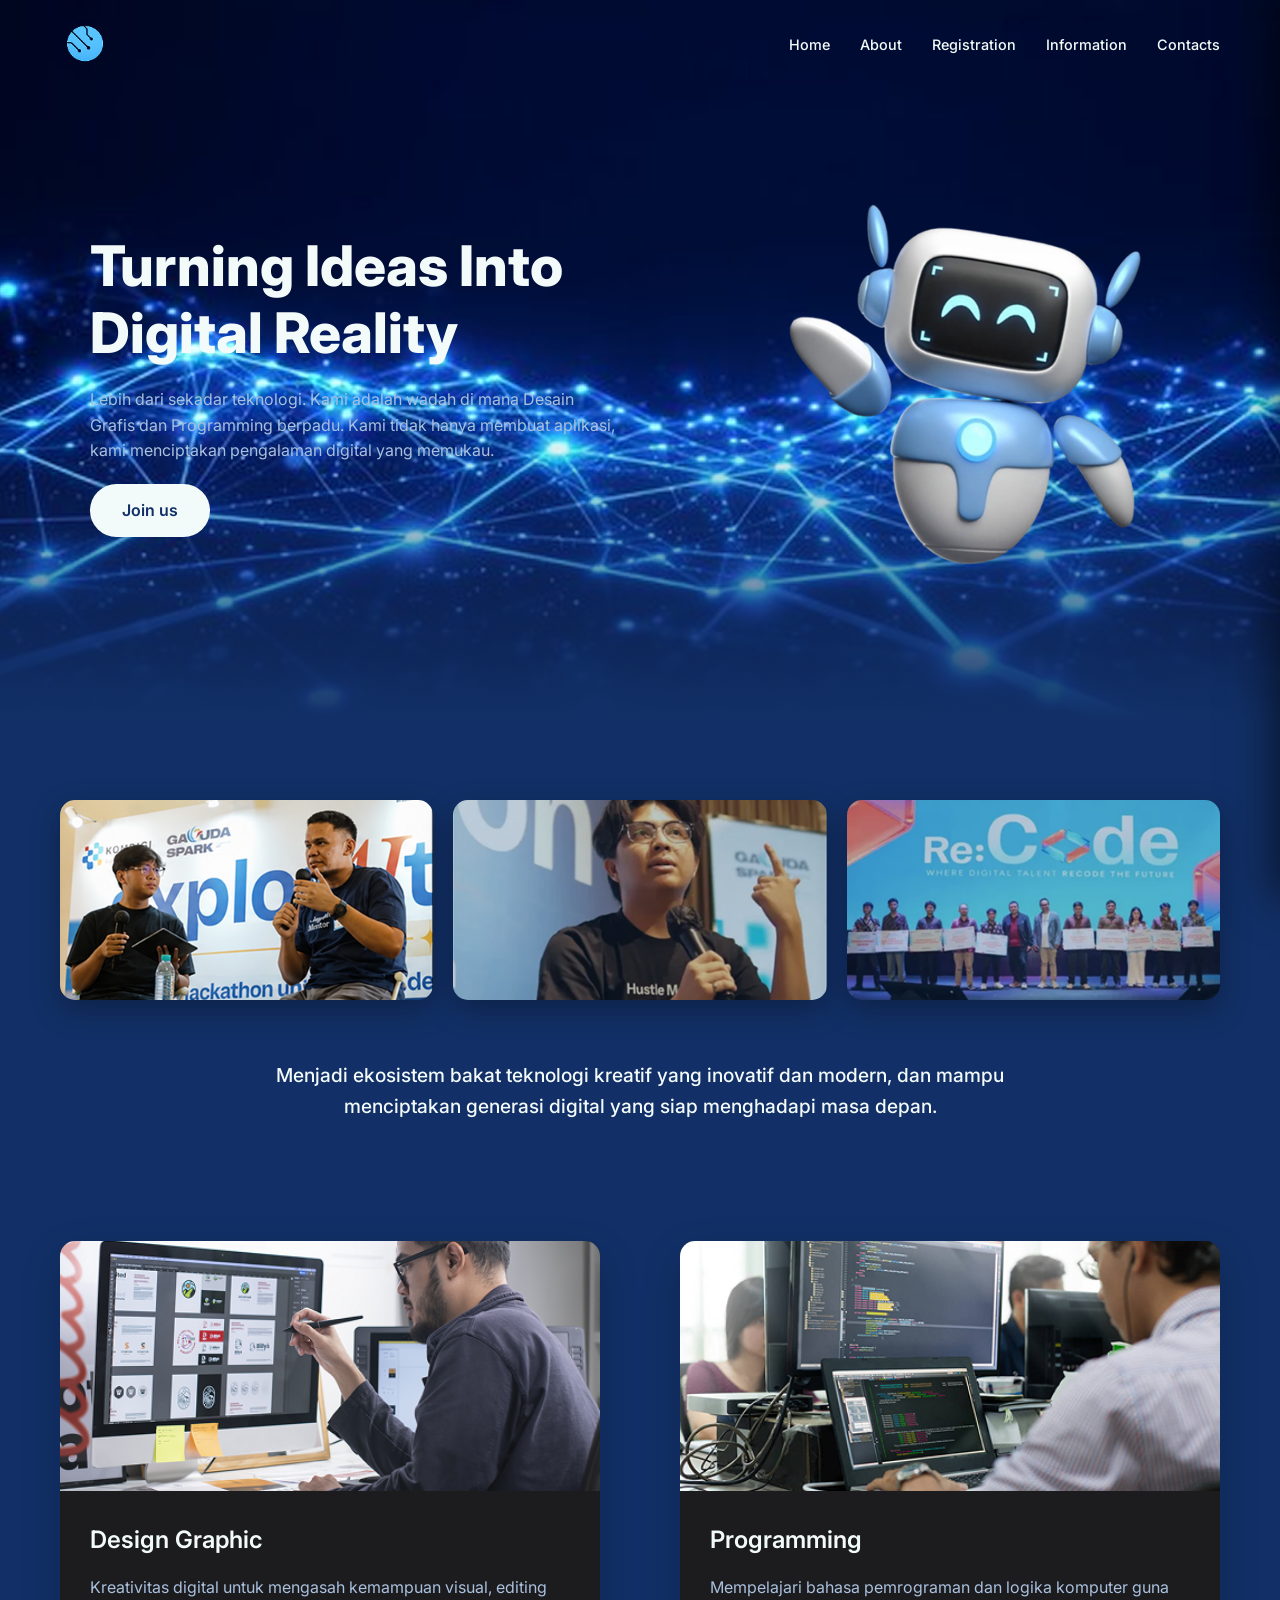
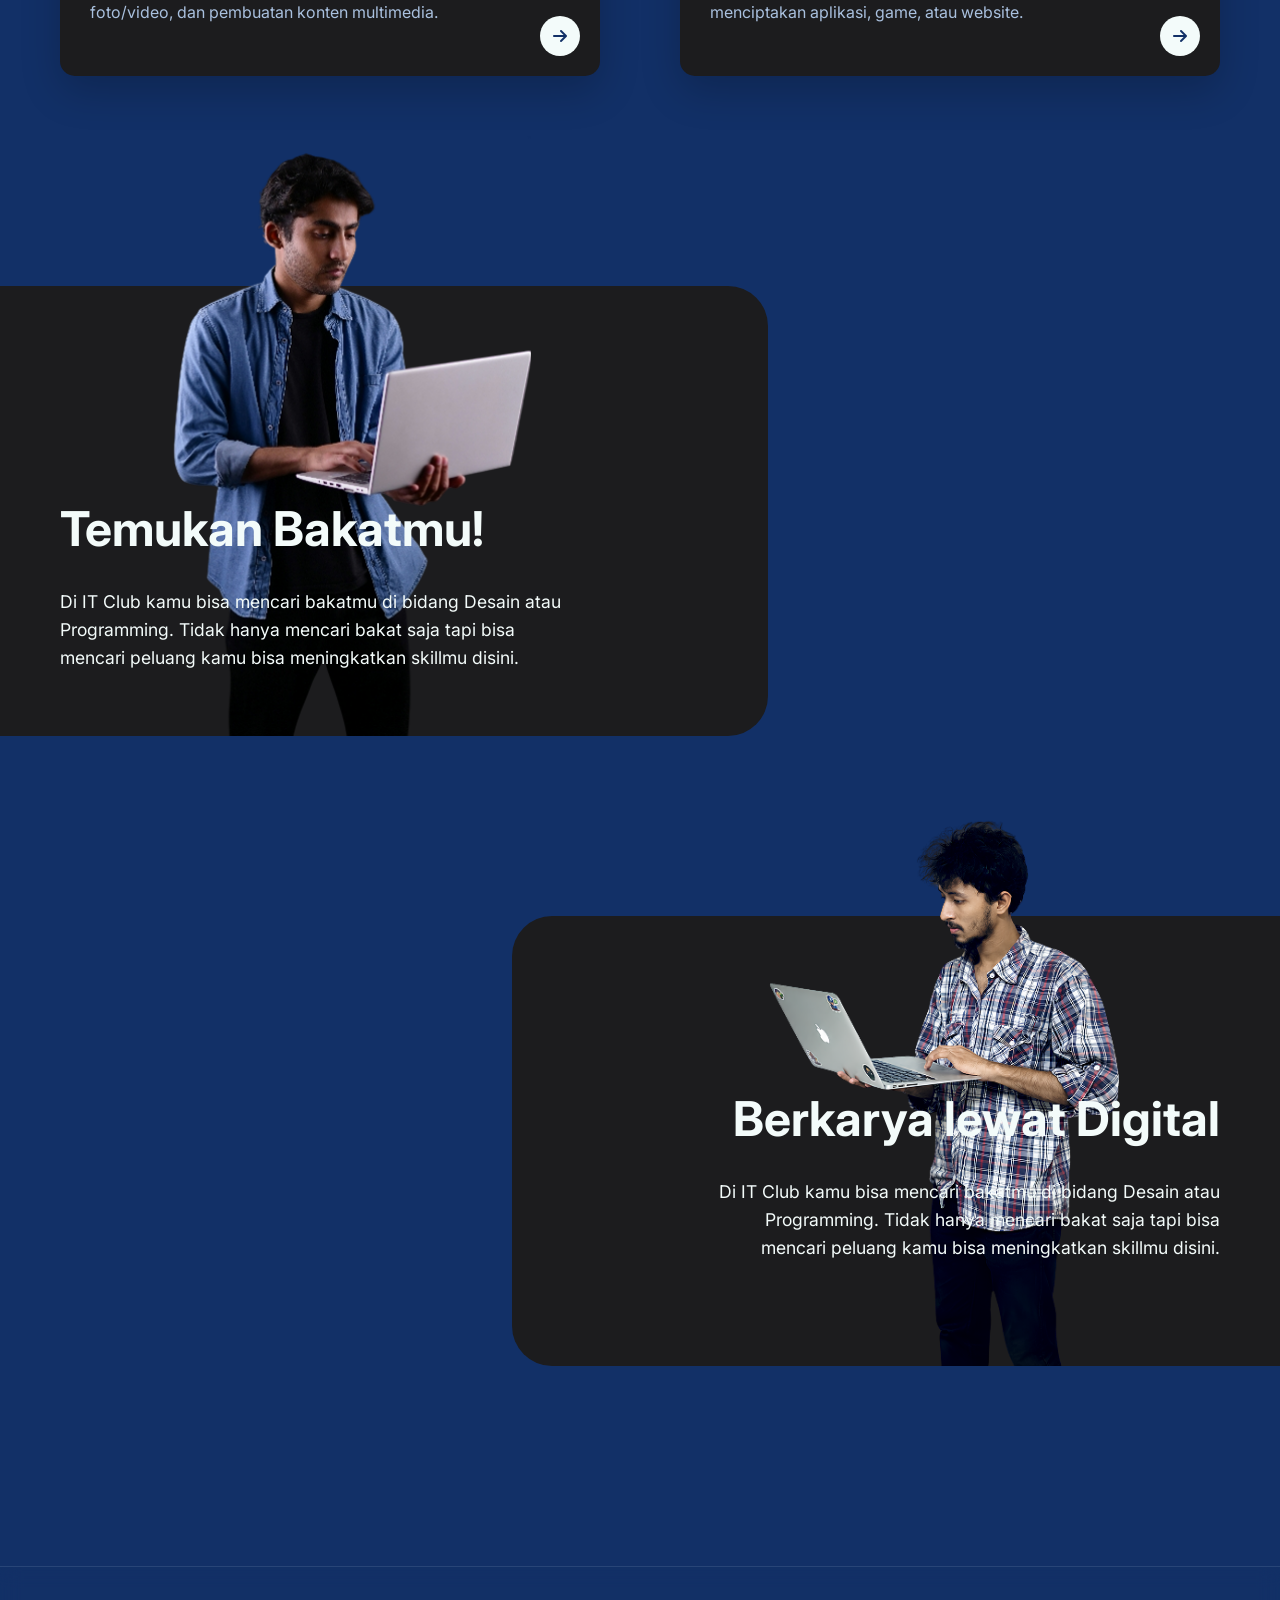
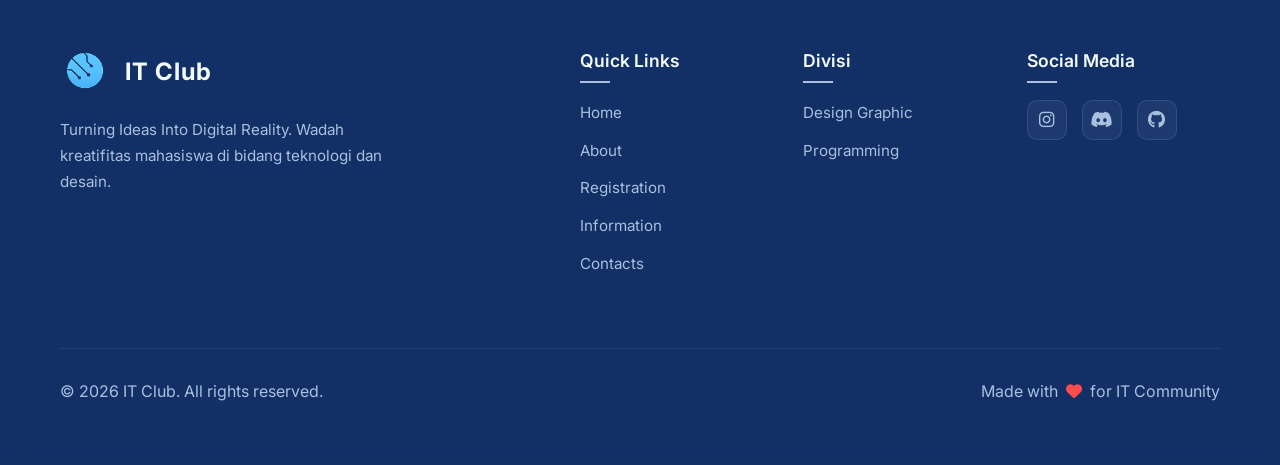
<file: index.html>
<!DOCTYPE html>
<html lang="en">
<head>
    <meta charset="UTF-8">
    <meta name="viewport" content="width=device-width, initial-scale=1.0">
    <title>Turning Ideas Into Digital Reality</title>
    <meta name="description" content="Turning Ideas Into Digital Reality - IT Community Landing Page">
    <link rel="icon" type="image/png" href="src/img/logo-clubit.png">
    <link rel="stylesheet" href="style.css">
    <link href="https://fonts.googleapis.com/css2?family=Inter:wght@400;500;600;700;800&display=swap" rel="stylesheet">
    <!-- FontAwesome for icons -->
    <link rel="stylesheet" href="https://cdnjs.cloudflare.com/ajax/libs/font-awesome/6.4.0/css/all.min.css">
</head>
<body>

    <!-- Header -->
    <header class="navbar">
        <div class="container nav-container">
            <a href="#" class="logo">
                <img src="src/img/logo-clubit.png" alt="Logo" class="logo-img" loading="lazy">
            </a>
            <nav class="nav-links">
                <a href="#home">Home</a>
                <a href="about.html">About</a>
                <a href="registration.html">Registration</a>
                <a href="information.html">Information</a>
                <a href="contact.html">Contacts</a>
            </nav>
            <!-- Hamburger Button (mobile only) -->
            <button class="hamburger" id="hamburger-btn" aria-label="Open menu" aria-expanded="false">
                <span></span>
                <span></span>
                <span></span>
            </button>
        </div>
    </header>

    <!-- Sidebar Overlay -->
    <div class="sidebar-overlay" id="sidebar-overlay"></div>

    <!-- Mobile Sidebar -->
    <aside class="sidebar" id="sidebar" aria-hidden="true">
        <div class="sidebar-header">
            <a href="#" class="logo">
                <img src="src/img/logo-clubit.png" alt="Logo" class="logo-img" loading="lazy">
            </a>
            <button class="sidebar-close" id="sidebar-close" aria-label="Close menu">
                <i class="fa-solid fa-xmark"></i>
            </button>
        </div>
        <nav class="sidebar-links">
            <a href="#home" class="sidebar-link"><i class="fa-solid fa-house"></i> Home</a>
            <a href="about.html" class="sidebar-link"><i class="fa-solid fa-circle-info"></i> About</a>
            <a href="registration.html" class="sidebar-link"><i class="fa-solid fa-file-pen"></i> Registration</a>
            <a href="information.html" class="sidebar-link"><i class="fa-solid fa-newspaper"></i> Information</a>
            <a href="contact.html" class="sidebar-link"><i class="fa-solid fa-envelope"></i> Contacts</a>
        </nav>
    </aside>

    <!-- Hero Section -->
    <section id="home" class="hero">
        <div class="container hero-container">
            <div class="hero-content">
                <h1>Turning Ideas Into<br>Digital Reality</h1>
                <p>Lebih dari sekadar teknologi. Kami adalah wadah di mana Desain Grafis dan Programming berpadu. Kami tidak hanya membuat aplikasi, kami menciptakan pengalaman digital yang memukau.</p>
                <a href="#join" class="btn btn-primary">Join us</a>
            </div>
            <div class="hero-image">
                <img src="src/img/bot-clubit.png" alt="3D Bot Mascot" class="bot-img" loading="lazy">
            </div>
        </div>
    </section>

    <!-- Gallery Section -->
    <section id="gallery" class="gallery">
        <div class="container gallery-container">
            <div class="gallery-item">
                <img src="asset/event-1.png" alt="Event 1" loading="lazy">
            </div>
            <div class="gallery-item">
                <img src="asset/event-2.png" alt="Event 2" loading="lazy">
            </div>
            <div class="gallery-item">
                <img src="asset/event-3.png" alt="Event 3" loading="lazy">
            </div>
        </div>
        <div class="container statement-container">
            <p class="statement-text">Menjadi ekosistem bakat teknologi kreatif yang inovatif dan modern, dan mampu menciptakan generasi digital yang siap menghadapi masa depan.</p>
        </div>
    </section>

    <!-- Features Section -->
    <section id="features" class="features">
        <div class="container features-container">
            <div class="feature-card">
                <div class="feature-img">
                    <img src="asset/graphics-design.png" alt="Design Graphic" loading="lazy">
                </div>
                <div class="feature-content">
                    <h3>Design Graphic</h3>
                    <p>Kreativitas digital untuk mengasah kemampuan visual, editing foto/video, dan pembuatan konten multimedia.</p>
                    <a href="information.html" class="btn-icon"><i class="fa-solid fa-arrow-right"></i></a>
                </div>
            </div>
            <div class="feature-card">
                <div class="feature-img">
                    <img src="asset/programming.png" alt="Programming" loading="lazy">
                </div>
                <div class="feature-content">
                    <h3>Programming</h3>
                    <p>Mempelajari bahasa pemrograman dan logika komputer guna menciptakan aplikasi, game, atau website.</p>
                    <a href="information.html" class="btn-icon"><i class="fa-solid fa-arrow-right"></i></a>
                </div>
            </div>
        </div>
    </section>

    <section id="discover" class="discover">
        <div class="discover-container left-box">
            <div class="discover-content text-left">
                <img src="src/img/divisi-man.png" alt="Person Laptop 1" class="discover-img img-left" loading="lazy">
                <h2>Temukan Bakatmu!</h2>
                <p>Di IT Club kamu bisa mencari bakatmu di bidang Desain atau Programming. Tidak hanya mencari bakat saja tapi bisa mencari peluang kamu bisa meningkatkan skillmu disini.</p>
            </div>
        </div>
        
        <div class="discover-container right-box mt-large">
            <div class="discover-content text-right">
                <img src="src/img/divisi-man-2.png" alt="Person Laptop 2" class="discover-img img-right" loading="lazy">
                <h2>Berkarya lewat Digital</h2>
                <p>Di IT Club kamu bisa mencari bakatmu di bidang Desain atau Programming. Tidak hanya mencari bakat saja tapi bisa mencari peluang kamu bisa meningkatkan skillmu disini.</p>
            </div>
        </div>
    </section>

    <!-- Footer -->
    <footer class="footer">
        <div class="container footer-container">
            <div class="footer-top">
                <div class="footer-brand">
                    <a href="#" class="logo">
                        <img src="src/img/logo-clubit.png" alt="Logo" class="logo-img" loading="lazy">
                        <span class="site-name">IT Club</span>
                    </a>
                    <p class="brand-description">Turning Ideas Into Digital Reality. Wadah kreatifitas mahasiswa di bidang teknologi dan desain.</p>
                </div>
                
                <div class="footer-links">
                    <div class="footer-col">
                        <h4>Quick Links</h4>
                        <ul>
                            <li><a href="#home">Home</a></li>
                            <li><a href="about.html">About</a></li>
                            <li><a href="registration.html">Registration</a></li>
                            <li><a href="information.html">Information</a></li>
                            <li><a href="contact.html">Contacts</a></li>
                        </ul>
                    </div>
                    
                    <div class="footer-col">
                        <h4>Divisi</h4>
                        <ul>
                            <li><a href="#">Design Graphic</a></li>
                            <li><a href="#">Programming</a></li>
                        </ul>
                    </div>
                    
                    <div class="footer-col">
                        <h4>Social Media</h4>
                        <div class="social-icons">
                            <a href="https://www.instagram.com/itclubsmkn1sby/" aria-label="Instagram"><i class="fa-brands fa-instagram"></i></a>
                            <a href="https://discord.gg/putbDTmTt2" aria-label="Discord"><i class="fa-brands fa-discord"></i></a>
                            <a href="https://github.com/ITCLUB-SMEAS" aria-label="GitHub"><i class="fa-brands fa-github"></i></a>
                        </div>
                    </div>
                </div>
            </div>
            
            <div class="footer-bottom">
                <p>&copy; 2026 IT Club. All rights reserved.</p>
                <p class="footer-credit">Made with <i class="fa-solid fa-heart"></i> for IT Community</p>
            </div>
        </div>
    </footer>

    <!-- Sidebar Script -->
    <script>
        const hamburgerBtn = document.getElementById('hamburger-btn');
        const sidebarClose = document.getElementById('sidebar-close');
        const sidebar = document.getElementById('sidebar');
        const overlay = document.getElementById('sidebar-overlay');

        function openSidebar() {
            sidebar.classList.add('is-open');
            overlay.classList.add('is-active');
            hamburgerBtn.setAttribute('aria-expanded', 'true');
            sidebar.setAttribute('aria-hidden', 'false');
            document.body.style.overflow = 'hidden';
        }

        function closeSidebar() {
            sidebar.classList.remove('is-open');
            overlay.classList.remove('is-active');
            hamburgerBtn.setAttribute('aria-expanded', 'false');
            sidebar.setAttribute('aria-hidden', 'true');
            document.body.style.overflow = '';
        }

        hamburgerBtn.addEventListener('click', openSidebar);
        sidebarClose.addEventListener('click', closeSidebar);
        overlay.addEventListener('click', closeSidebar);

        // Close sidebar when a link is clicked
        document.querySelectorAll('.sidebar-link').forEach(link => {
            link.addEventListener('click', closeSidebar);
        });
    </script>
</body>
</html>
</file>
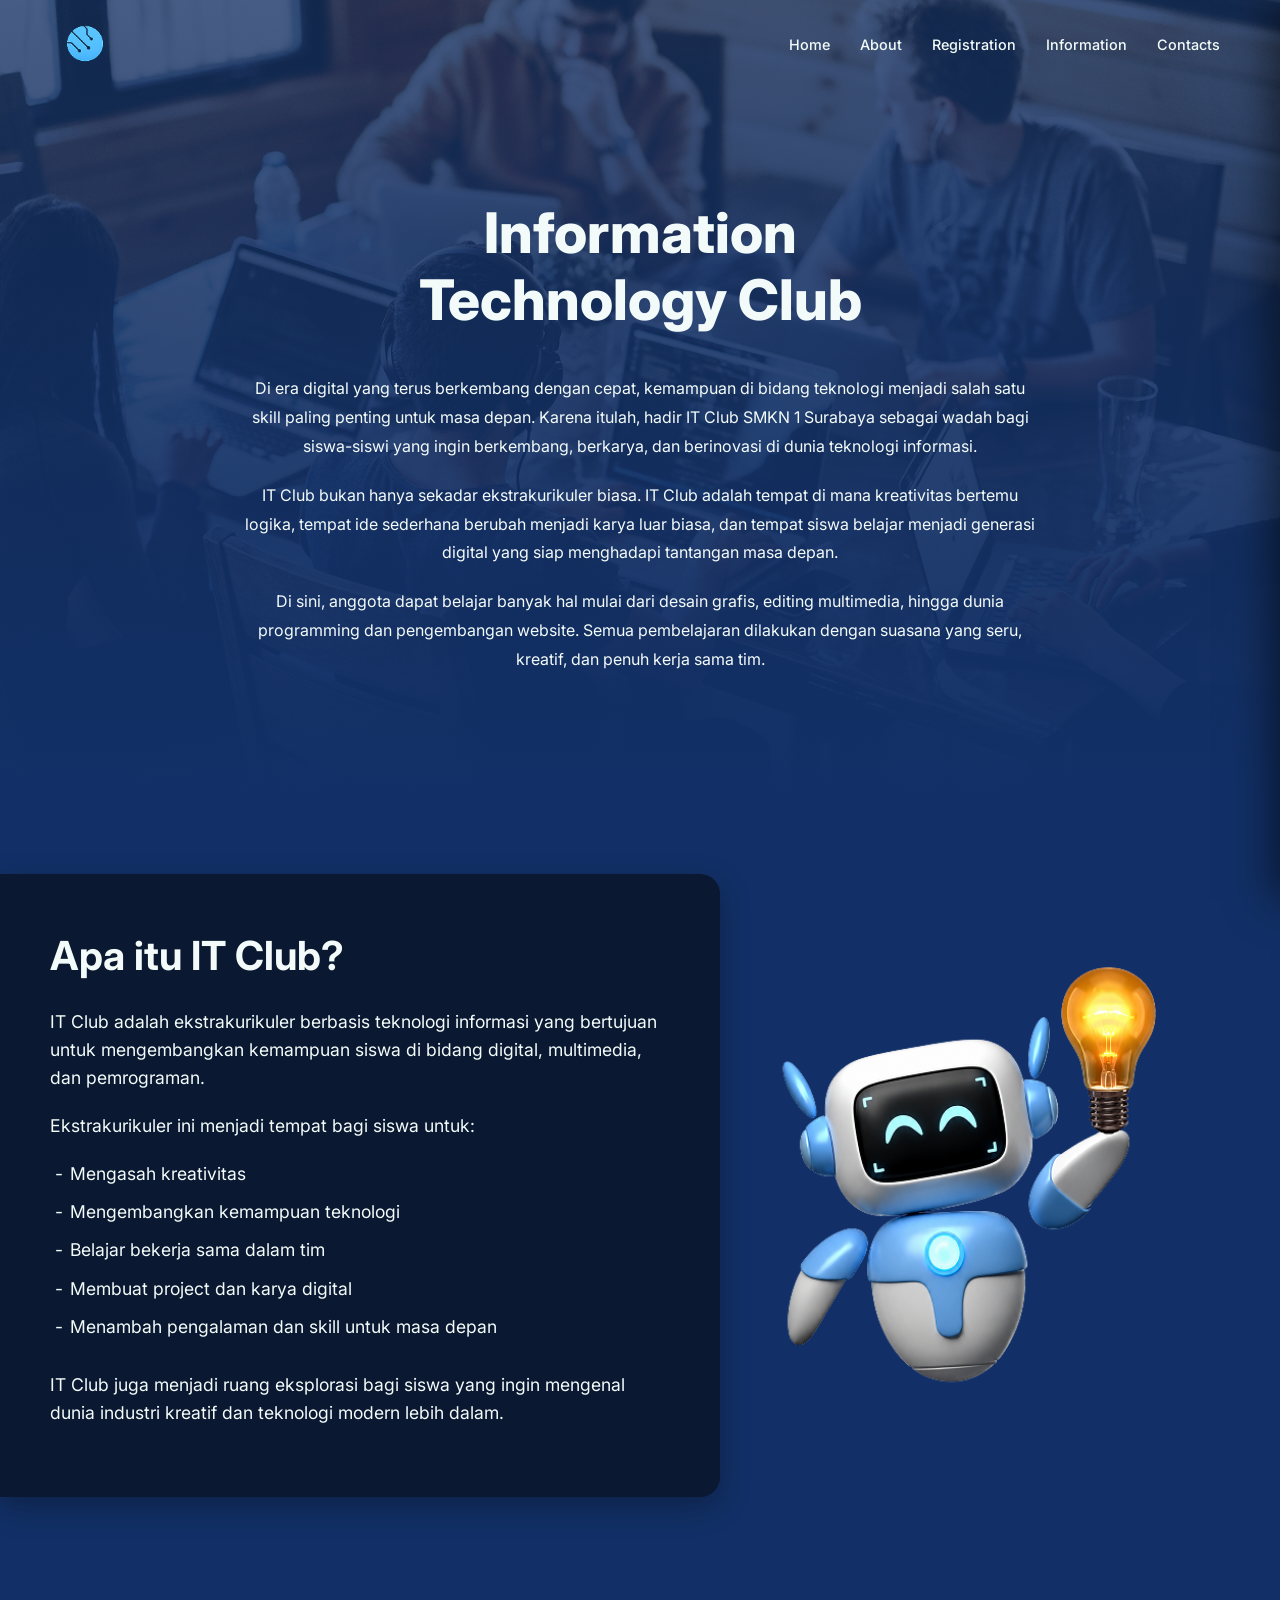
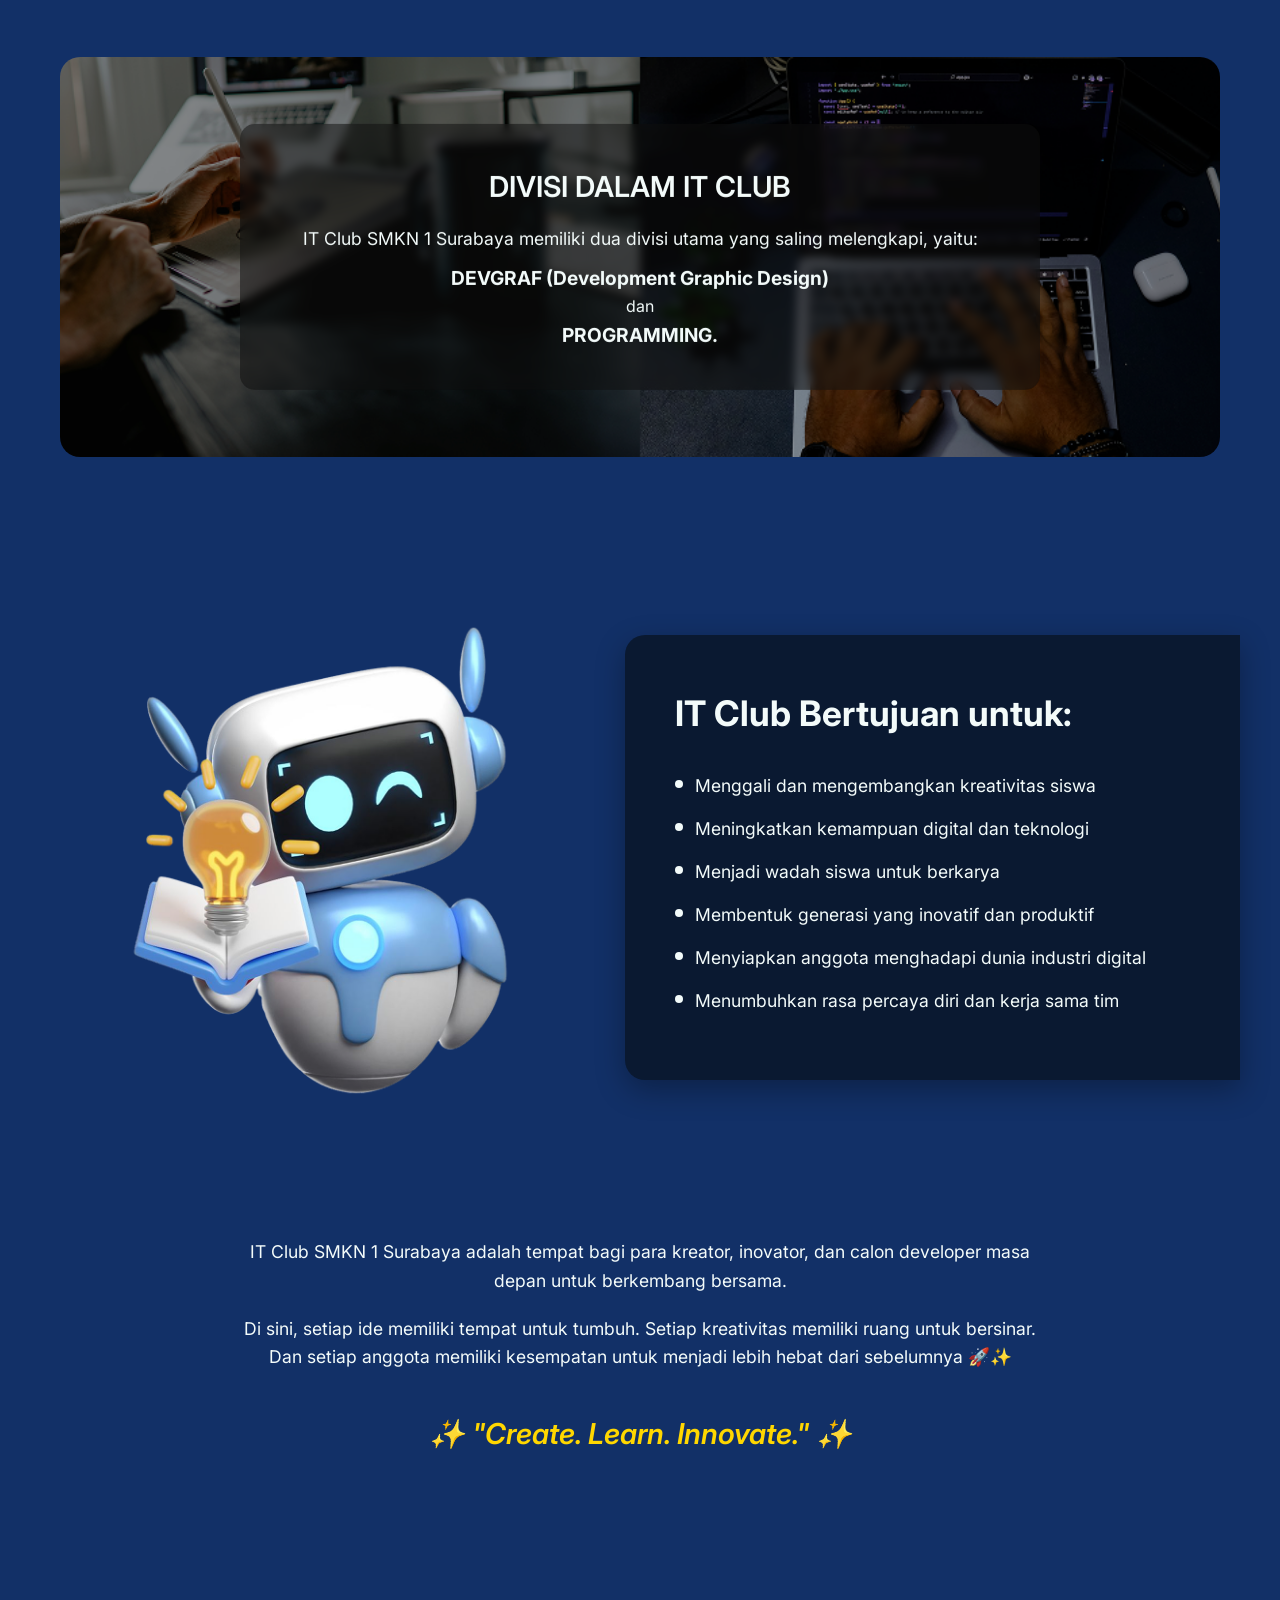
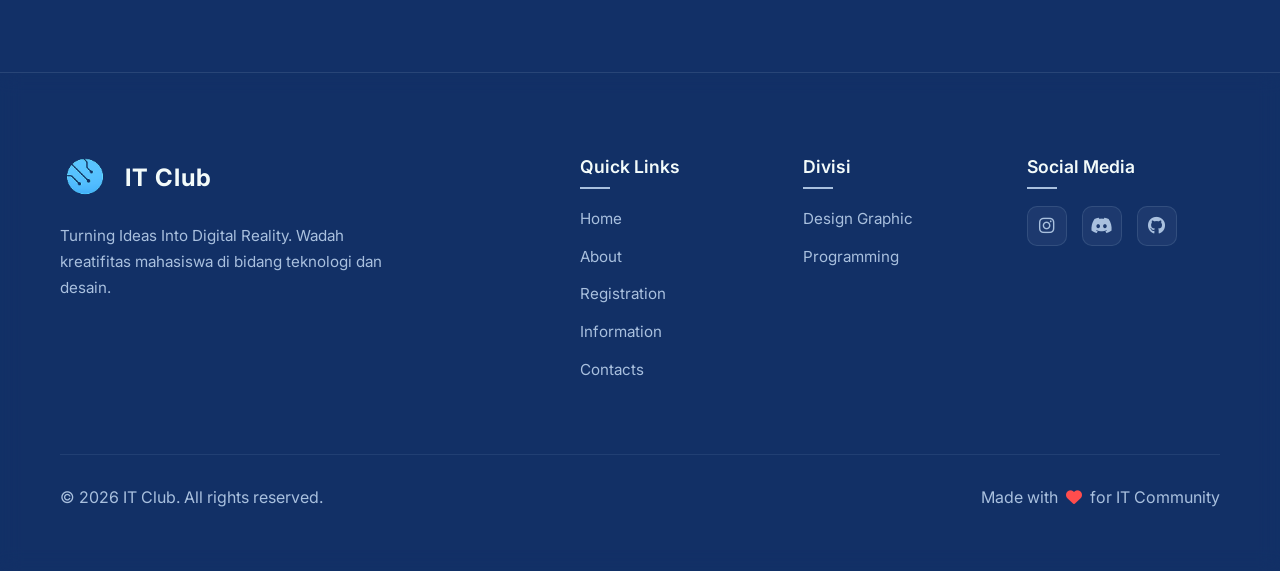
<file: about.html>
<!DOCTYPE html>
<html lang="en">
<head>
    <meta charset="UTF-8">
    <meta name="viewport" content="width=device-width, initial-scale=1.0">
    <title>About Us - IT Club</title>
    <meta name="description" content="About IT Club">
    <link rel="icon" type="image/png" href="src/img/logo-clubit.png">
    <link rel="stylesheet" href="style.css">
    <link href="https://fonts.googleapis.com/css2?family=Inter:wght@400;500;600;700;800&display=swap" rel="stylesheet">
    <link rel="stylesheet" href="https://cdnjs.cloudflare.com/ajax/libs/font-awesome/6.4.0/css/all.min.css">
</head>
<body>

    <!-- Header -->
    <header class="navbar">
        <div class="container nav-container">
            <a href="index.html" class="logo">
                <img src="src/img/logo-clubit.png" alt="Logo" class="logo-img" loading="lazy">
            </a>
            <nav class="nav-links">
                <a href="index.html">Home</a>
                <a href="about.html">About</a>
                <a href="registration.html">Registration</a>
                <a href="information.html">Information</a>
                <a href="contact.html">Contacts</a>
            </nav>
            <button class="hamburger" id="hamburger-btn" aria-label="Open menu" aria-expanded="false">
                <span></span>
                <span></span>
                <span></span>
            </button>
        </div>
    </header>

    <!-- Sidebar Overlay -->
    <div class="sidebar-overlay" id="sidebar-overlay"></div>

    <!-- Mobile Sidebar -->
    <aside class="sidebar" id="sidebar" aria-hidden="true">
        <div class="sidebar-header">
            <a href="index.html" class="logo">
                <img src="src/img/logo-clubit.png" alt="Logo" class="logo-img" loading="lazy">
            </a>
            <button class="sidebar-close" id="sidebar-close" aria-label="Close menu">
                <i class="fa-solid fa-xmark"></i>
            </button>
        </div>
        <nav class="sidebar-links">
            <a href="index.html" class="sidebar-link"><i class="fa-solid fa-house"></i> Home</a>
            <a href="about.html" class="sidebar-link"><i class="fa-solid fa-circle-info"></i> About</a>
            <a href="registration.html" class="sidebar-link"><i class="fa-solid fa-file-pen"></i> Registration</a>
            <a href="information.html" class="sidebar-link"><i class="fa-solid fa-newspaper"></i> Information</a>
            <a href="contact.html" class="sidebar-link"><i class="fa-solid fa-envelope"></i> Contacts</a>
        </nav>
    </aside>

    <!-- About Hero Section -->
    <section class="about-hero">
        <div class="about-hero-overlay"></div>
        <div class="container about-hero-container">
            <h1 class="about-title">Information<br>Technology Club</h1>
            
            <div class="about-intro-text">
                <p>Di era digital yang terus berkembang dengan cepat, kemampuan di bidang teknologi menjadi salah satu skill paling penting untuk masa depan. Karena itulah, hadir IT Club SMKN 1 Surabaya sebagai wadah bagi siswa-siswi yang ingin berkembang, berkarya, dan berinovasi di dunia teknologi informasi.</p>
                <p>IT Club bukan hanya sekadar ekstrakurikuler biasa. IT Club adalah tempat di mana kreativitas bertemu logika, tempat ide sederhana berubah menjadi karya luar biasa, dan tempat siswa belajar menjadi generasi digital yang siap menghadapi tantangan masa depan.</p>
                <p>Di sini, anggota dapat belajar banyak hal mulai dari desain grafis, editing multimedia, hingga dunia programming dan pengembangan website. Semua pembelajaran dilakukan dengan suasana yang seru, kreatif, dan penuh kerja sama tim.</p>
            </div>
        </div>
    </section>

    <!-- What is IT Club Section -->
    <section class="about-what-is">
        <div class="container about-what-is-container">
            <div class="about-what-is-content">
                <h2>Apa itu IT Club?</h2>
                <p>IT Club adalah ekstrakurikuler berbasis teknologi informasi yang bertujuan untuk mengembangkan kemampuan siswa di bidang digital, multimedia, dan pemrograman.</p>
                <p>Ekstrakurikuler ini menjadi tempat bagi siswa untuk:</p>
                <ul class="about-list">
                    <li>Mengasah kreativitas</li>
                    <li>Mengembangkan kemampuan teknologi</li>
                    <li>Belajar bekerja sama dalam tim</li>
                    <li>Membuat project dan karya digital</li>
                    <li>Menambah pengalaman dan skill untuk masa depan</li>
                </ul>
                <p class="mt-4">IT Club juga menjadi ruang eksplorasi bagi siswa yang ingin mengenal dunia industri kreatif dan teknologi modern lebih dalam.</p>
            </div>
            <div class="about-what-is-img">
                <img src="src/img/smart-bot.png" alt="Smart Bot" class="floating-robot">
            </div>
        </div>
    </section>

    <!-- Division Section -->
    <section class="about-divisi">
        <div class="container">
            <div class="about-divisi-image">
                <img src="src/img/background-divisi.png" alt="Typing on laptop" loading="lazy">
                <div class="about-divisi-box">
                    <h3>DIVISI DALAM IT CLUB</h3>
                    <p>IT Club SMKN 1 Surabaya memiliki dua divisi utama yang saling melengkapi, yaitu:</p>
                    <p class="highlight">DEVGRAF (Development Graphic Design)</p> dan <p class="highlight">PROGRAMMING.</p>
                </div>
            </div>
        </div>
    </section>

    <!-- Goals Section -->
    <section class="about-goals">
        <div class="container about-goals-container">
            <div class="about-goals-img">
                <img src="src/img/smart-bot-2.png" alt="Robot Mascot" loading="lazy" class="floating-robot">
            </div>
            <div class="about-goals-content">
                <h2>IT Club Bertujuan untuk:</h2>
                <ul class="about-list-right">
                    <li>Menggali dan mengembangkan kreativitas siswa</li>
                    <li>Meningkatkan kemampuan digital dan teknologi</li>
                    <li>Menjadi wadah siswa untuk berkarya</li>
                    <li>Membentuk generasi yang inovatif dan produktif</li>
                    <li>Menyiapkan anggota menghadapi dunia industri digital</li>
                    <li>Menumbuhkan rasa percaya diri dan kerja sama tim</li>
                </ul>
            </div>
        </div>
    </section>

    <!-- Conclusion Section -->
    <section class="about-conclusion">
        <img src="src/img/smart-bot-3.png" alt="Smart Bot Background" class="bg-floating-bot" loading="lazy">
        <div class="container about-conclusion-container">
            <p>IT Club SMKN 1 Surabaya adalah tempat bagi para kreator, inovator, dan calon developer masa depan untuk berkembang bersama.</p>
            <p>Di sini, setiap ide memiliki tempat untuk tumbuh. Setiap kreativitas memiliki ruang untuk bersinar.<br>Dan setiap anggota memiliki kesempatan untuk menjadi lebih hebat dari sebelumnya 🚀✨</p>
            <h3 class="slogan">✨ "Create. Learn. Innovate." ✨</h3>
        </div>
    </section>

    <!-- Footer -->
    <footer class="footer">
        <div class="container footer-container">
            <div class="footer-top">
                <div class="footer-brand">
                    <a href="index.html" class="logo">
                        <img src="src/img/logo-clubit.png" alt="Logo" class="logo-img" loading="lazy">
                        <span class="site-name">IT Club</span>
                    </a>
                    <p class="brand-description">Turning Ideas Into Digital Reality. Wadah kreatifitas mahasiswa di bidang teknologi dan desain.</p>
                </div>
                
                <div class="footer-links">
                    <div class="footer-col">
                        <h4>Quick Links</h4>
                        <ul>
                            <li><a href="index.html">Home</a></li>
                            <li><a href="about.html">About</a></li>
                            <li><a href="registration.html">Registration</a></li>
                            <li><a href="information.html">Information</a></li>
                            <li><a href="contact.html">Contacts</a></li>
                        </ul>
                    </div>
                    
                    <div class="footer-col">
                        <h4>Divisi</h4>
                        <ul>
                            <li><a href="#">Design Graphic</a></li>
                            <li><a href="#">Programming</a></li>
                        </ul>
                    </div>
                    
                    <div class="footer-col">
                        <h4>Social Media</h4>
                        <div class="social-icons">
                            <a href="https://www.instagram.com/itclubsmkn1sby/" aria-label="Instagram"><i class="fa-brands fa-instagram"></i></a>
                            <a href="https://discord.gg/putbDTmTt2" aria-label="Discord"><i class="fa-brands fa-discord"></i></a>
                            <a href="https://github.com/ITCLUB-SMEAS" aria-label="GitHub"><i class="fa-brands fa-github"></i></a>
                        </div>
                    </div>
                </div>
            </div>
            
            <div class="footer-bottom">
                <p>&copy; 2026 IT Club. All rights reserved.</p>
                <p class="footer-credit">Made with <i class="fa-solid fa-heart"></i> for IT Community</p>
            </div>
        </div>
    </footer>

    <!-- Sidebar Script -->
    <script>
        const hamburgerBtn = document.getElementById('hamburger-btn');
        const sidebarClose = document.getElementById('sidebar-close');
        const sidebar = document.getElementById('sidebar');
        const overlay = document.getElementById('sidebar-overlay');

        function openSidebar() {
            sidebar.classList.add('is-open');
            overlay.classList.add('is-active');
            hamburgerBtn.setAttribute('aria-expanded', 'true');
            sidebar.setAttribute('aria-hidden', 'false');
            document.body.style.overflow = 'hidden';
        }

        function closeSidebar() {
            sidebar.classList.remove('is-open');
            overlay.classList.remove('is-active');
            hamburgerBtn.setAttribute('aria-expanded', 'false');
            sidebar.setAttribute('aria-hidden', 'true');
            document.body.style.overflow = '';
        }

        hamburgerBtn.addEventListener('click', openSidebar);
        sidebarClose.addEventListener('click', closeSidebar);
        overlay.addEventListener('click', closeSidebar);

        document.querySelectorAll('.sidebar-link').forEach(link => {
            link.addEventListener('click', closeSidebar);
        });
    </script>
</body>
</html>
</file>
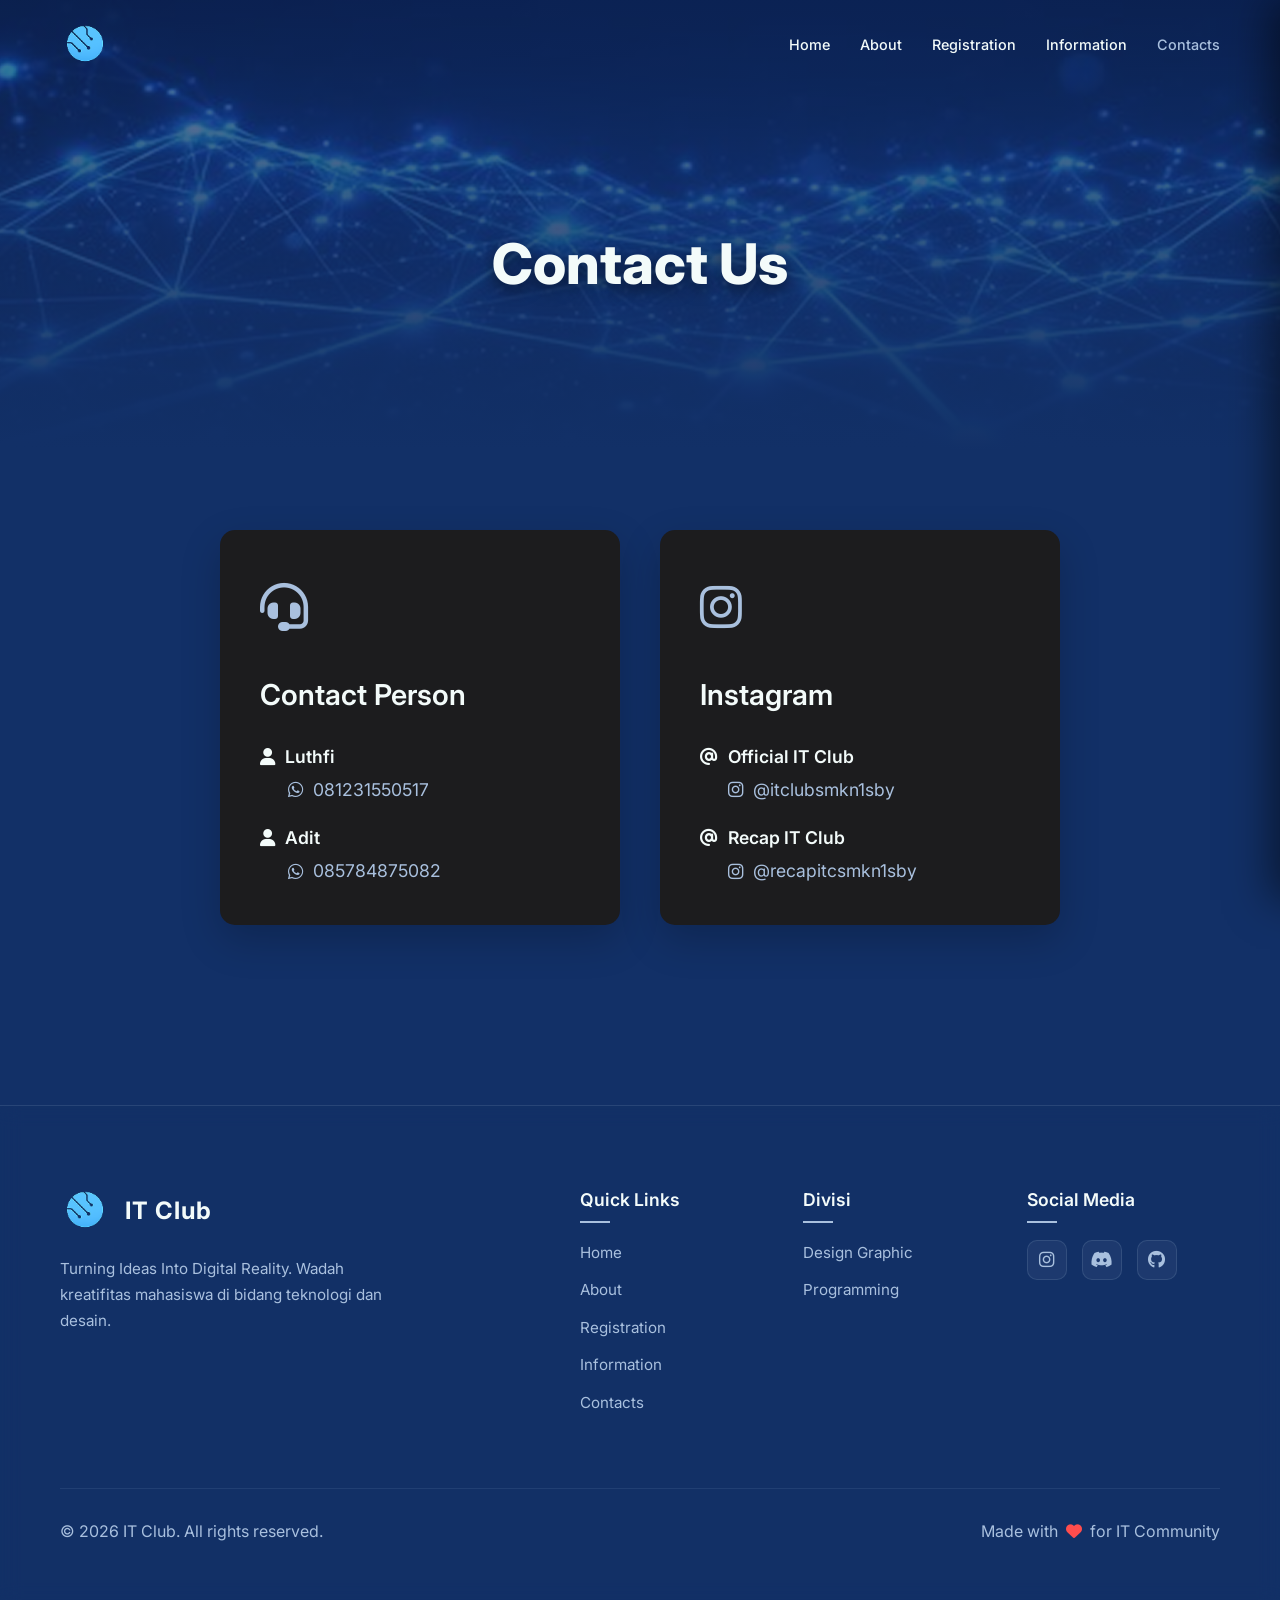
<file: contact.html>
<!DOCTYPE html>
<html lang="en">
<head>
    <meta charset="UTF-8">
    <meta name="viewport" content="width=device-width, initial-scale=1.0">
    <title>Contact Us - IT Club</title>
    <meta name="description" content="Contact Information for IT Club">
    <link rel="icon" type="image/png" href="src/img/logo-clubit.png">
    <link rel="stylesheet" href="style.css">
    <link href="https://fonts.googleapis.com/css2?family=Inter:wght@400;500;600;700;800&display=swap" rel="stylesheet">
    <!-- FontAwesome for icons -->
    <link rel="stylesheet" href="https://cdnjs.cloudflare.com/ajax/libs/font-awesome/6.4.0/css/all.min.css">
</head>
<body>

    <!-- Header -->
    <header class="navbar">
        <div class="container nav-container">
            <a href="index.html" class="logo">
                <img src="src/img/logo-clubit.png" alt="Logo" class="logo-img" loading="lazy">
            </a>
            <nav class="nav-links">
                <a href="index.html">Home</a>
                <a href="about.html">About</a>
                <a href="registration.html">Registration</a>
                <a href="information.html">Information</a>
                <a href="contact.html" style="color: var(--primary-color);">Contacts</a>
            </nav>
            <!-- Hamburger Button (mobile only) -->
            <button class="hamburger" id="hamburger-btn" aria-label="Open menu" aria-expanded="false">
                <span></span>
                <span></span>
                <span></span>
            </button>
        </div>
    </header>

    <!-- Sidebar Overlay -->
    <div class="sidebar-overlay" id="sidebar-overlay"></div>

    <!-- Mobile Sidebar -->
    <aside class="sidebar" id="sidebar" aria-hidden="true">
        <div class="sidebar-header">
            <a href="index.html" class="logo">
                <img src="src/img/logo-clubit.png" alt="Logo" class="logo-img" loading="lazy">
            </a>
            <button class="sidebar-close" id="sidebar-close" aria-label="Close menu">
                <i class="fa-solid fa-xmark"></i>
            </button>
        </div>
        <nav class="sidebar-links">
            <a href="index.html" class="sidebar-link"><i class="fa-solid fa-house"></i> Home</a>
            <a href="about.html" class="sidebar-link"><i class="fa-solid fa-circle-info"></i> About</a>
            <a href="registration.html" class="sidebar-link"><i class="fa-solid fa-file-pen"></i> Registration</a>
            <a href="information.html" class="sidebar-link"><i class="fa-solid fa-newspaper"></i> Information</a>
            <a href="contact.html" class="sidebar-link" style="color: var(--primary-color);"><i class="fa-solid fa-envelope"></i> Contacts</a>
        </nav>
    </aside>

    <!-- Contacts Section -->
    <section class="contact-hero">
        <div class="container">
            <h1 class="contact-title">Contact Us</h1>
        </div>
    </section>

    <section class="contact-section">
        <div class="container">
            <div class="contact-cards">
                
                <!-- Contact Person Card -->
                <div class="contact-card">
                    <div class="contact-icon">
                        <i class="fa-solid fa-headset"></i>
                    </div>
                    <h3>Contact Person</h3>
                    
                    <div class="contact-item">
                        <div class="contact-name">
                            <i class="fa-solid fa-user"></i> Luthfi
                        </div>
                        <a href="https://wa.me/6281231550517" class="contact-link" target="_blank" rel="noopener noreferrer">
                            <i class="fa-brands fa-whatsapp"></i> 081231550517
                        </a>
                    </div>

                    <div class="contact-item">
                        <div class="contact-name">
                            <i class="fa-solid fa-user"></i> Adit
                        </div>
                        <a href="https://wa.me/6285784875082" class="contact-link" target="_blank" rel="noopener noreferrer">
                            <i class="fa-brands fa-whatsapp"></i> 085784875082
                        </a>
                    </div>
                </div>

                <!-- Instagram Card -->
                <div class="contact-card">
                    <div class="contact-icon">
                        <i class="fa-brands fa-instagram"></i>
                    </div>
                    <h3>Instagram</h3>
                    
                    <div class="contact-item">
                        <div class="contact-name">
                            <i class="fa-solid fa-at"></i> Official IT Club
                        </div>
                        <a href="https://instagram.com/itclubsmkn1sby" class="contact-link" target="_blank" rel="noopener noreferrer">
                            <i class="fa-brands fa-instagram"></i> @itclubsmkn1sby
                        </a>
                    </div>

                    <div class="contact-item">
                        <div class="contact-name">
                            <i class="fa-solid fa-at"></i> Recap IT Club
                        </div>
                        <a href="https://instagram.com/recapitcsmkn1sby" class="contact-link" target="_blank" rel="noopener noreferrer">
                            <i class="fa-brands fa-instagram"></i> @recapitcsmkn1sby
                        </a>
                    </div>
                </div>

            </div>
        </div>
    </section>

    <!-- Footer -->
    <footer class="footer">
        <div class="container footer-container">
            <div class="footer-top">
                <div class="footer-brand">
                    <a href="index.html" class="logo">
                        <img src="src/img/logo-clubit.png" alt="Logo" class="logo-img" loading="lazy">
                        <span class="site-name">IT Club</span>
                    </a>
                    <p class="brand-description">Turning Ideas Into Digital Reality. Wadah kreatifitas mahasiswa di bidang teknologi dan desain.</p>
                </div>
                
                <div class="footer-links">
                    <div class="footer-col">
                        <h4>Quick Links</h4>
                        <ul>
                            <li><a href="index.html">Home</a></li>
                            <li><a href="about.html">About</a></li>
                            <li><a href="registration.html">Registration</a></li>
                            <li><a href="information.html">Information</a></li>
                            <li><a href="contact.html">Contacts</a></li>
                        </ul>
                    </div>
                    
                    <div class="footer-col">
                        <h4>Divisi</h4>
                        <ul>
                            <li><a href="#">Design Graphic</a></li>
                            <li><a href="#">Programming</a></li>
                        </ul>
                    </div>
                    
                    <div class="footer-col">
                        <h4>Social Media</h4>
                        <div class="social-icons">
                            <a href="https://www.instagram.com/itclubsmkn1sby/" aria-label="Instagram" target="_blank"><i class="fa-brands fa-instagram"></i></a>
                            <a href="https://discord.gg/putbDTmTt2" aria-label="Discord" target="_blank"><i class="fa-brands fa-discord"></i></a>
                            <a href="https://github.com/ITCLUB-SMEAS" aria-label="GitHub" target="_blank"><i class="fa-brands fa-github"></i></a>
                        </div>
                    </div>
                </div>
            </div>
            
            <div class="footer-bottom">
                <p>&copy; 2026 IT Club. All rights reserved.</p>
                <p class="footer-credit">Made with <i class="fa-solid fa-heart"></i> for IT Community</p>
            </div>
        </div>
    </footer>

    <!-- Sidebar Script -->
    <script>
        const hamburgerBtn = document.getElementById('hamburger-btn');
        const sidebarClose = document.getElementById('sidebar-close');
        const sidebar = document.getElementById('sidebar');
        const overlay = document.getElementById('sidebar-overlay');

        function openSidebar() {
            sidebar.classList.add('is-open');
            overlay.classList.add('is-active');
            hamburgerBtn.setAttribute('aria-expanded', 'true');
            sidebar.setAttribute('aria-hidden', 'false');
            document.body.style.overflow = 'hidden';
        }

        function closeSidebar() {
            sidebar.classList.remove('is-open');
            overlay.classList.remove('is-active');
            hamburgerBtn.setAttribute('aria-expanded', 'false');
            sidebar.setAttribute('aria-hidden', 'true');
            document.body.style.overflow = '';
        }

        hamburgerBtn.addEventListener('click', openSidebar);
        sidebarClose.addEventListener('click', closeSidebar);
        overlay.addEventListener('click', closeSidebar);

        // Close sidebar when a link is clicked
        document.querySelectorAll('.sidebar-link').forEach(link => {
            link.addEventListener('click', closeSidebar);
        });
    </script>
</body>
</html>
</file>
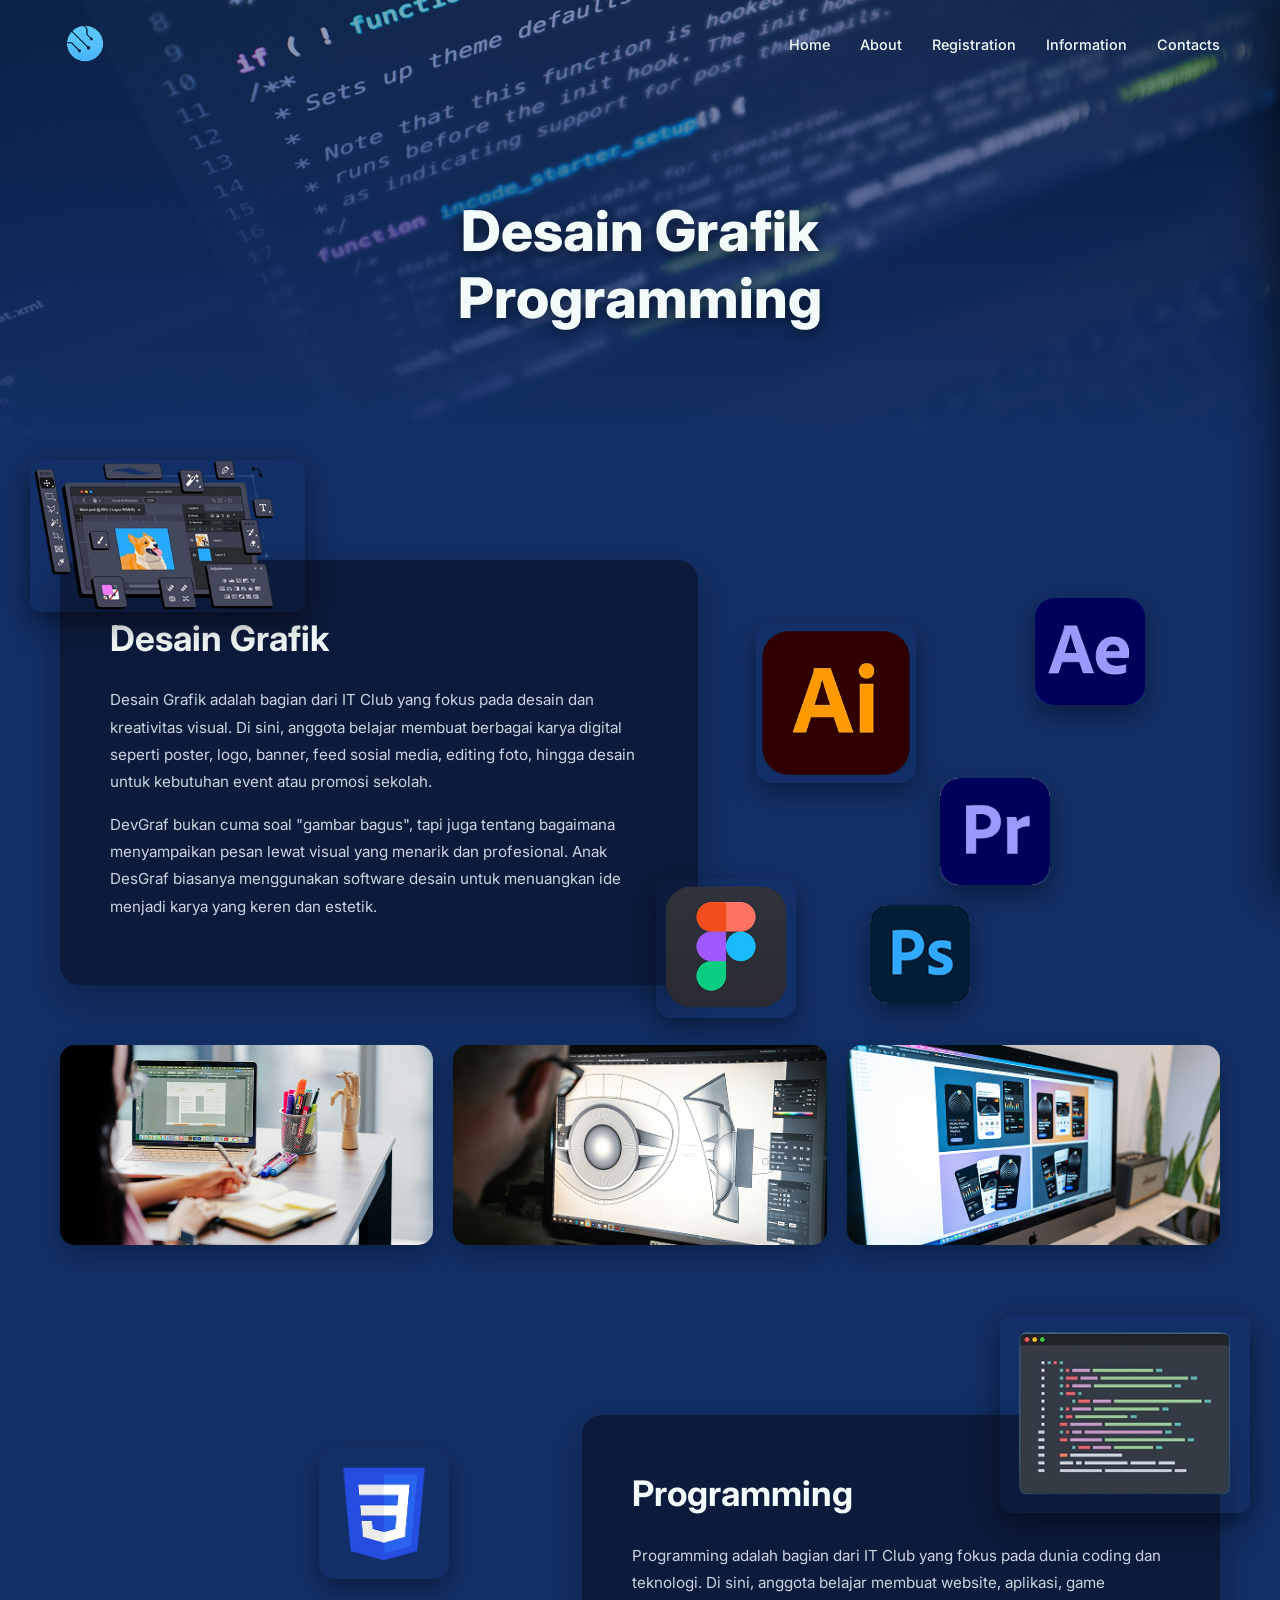
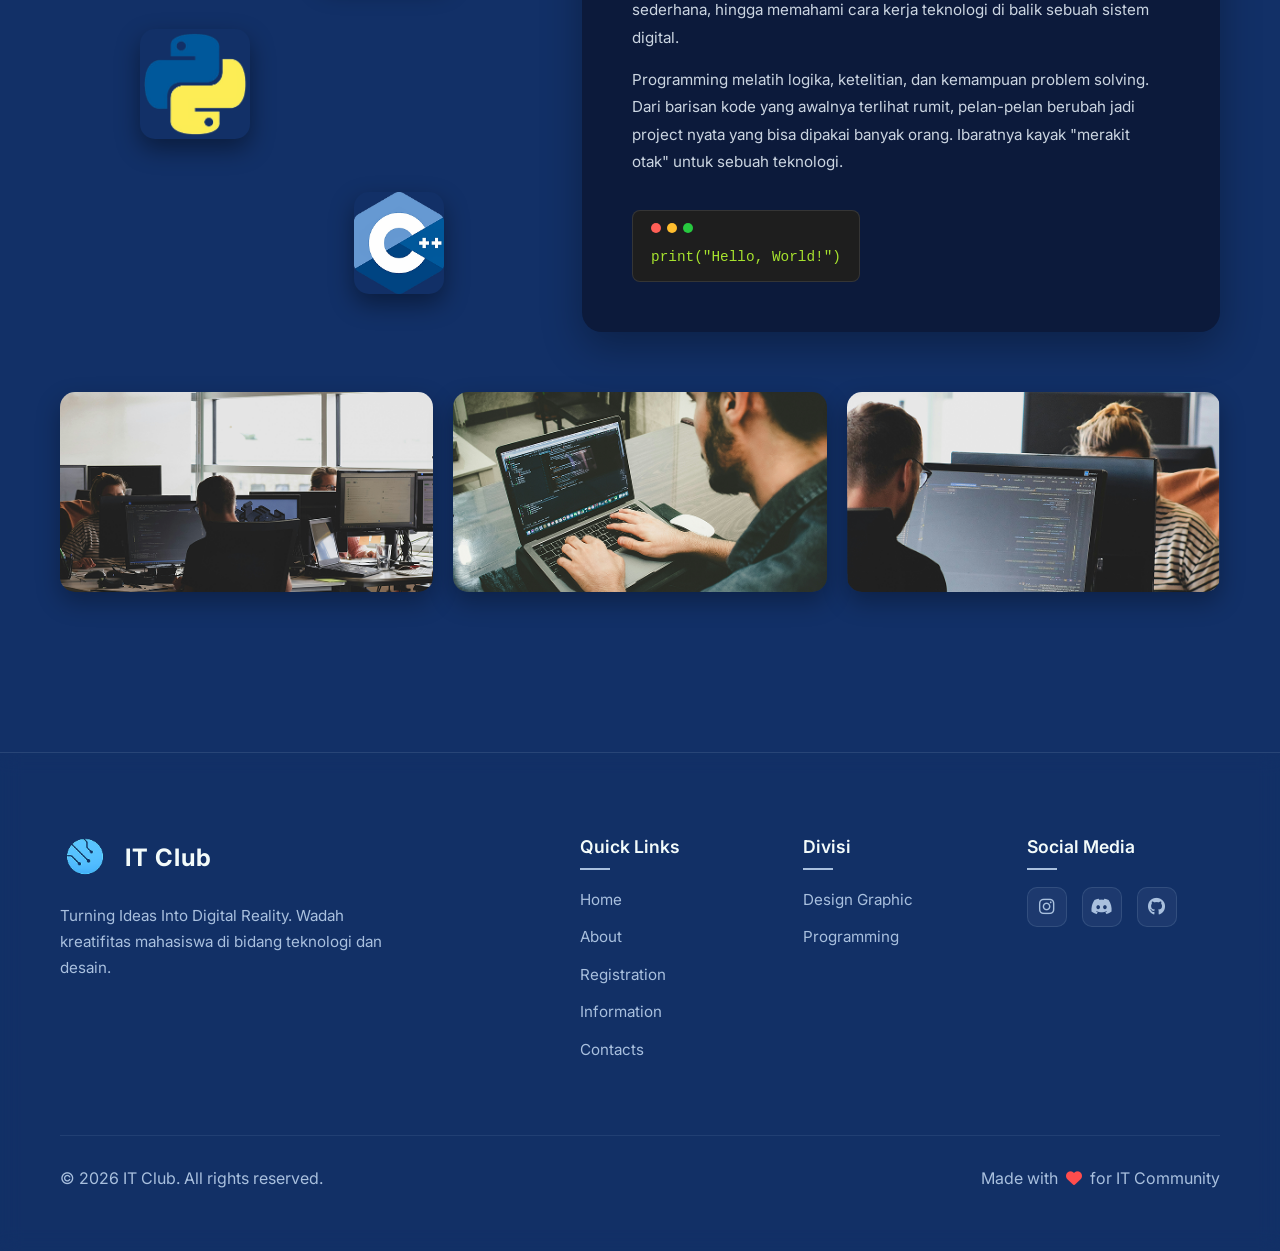
<file: information.html>
<!DOCTYPE html>
<html lang="en">

<head>
    <meta charset="UTF-8">
    <meta name="viewport" content="width=device-width, initial-scale=1.0">
    <title>Information - IT Club</title>
    <meta name="description" content="Information about Desain Grafik and Programming divisions at IT Club">
    <link rel="icon" type="image/png" href="src/img/logo-clubit.png">
    <link rel="stylesheet" href="style.css">
    <link href="https://fonts.googleapis.com/css2?family=Inter:wght@400;500;600;700;800&display=swap" rel="stylesheet">
    <!-- FontAwesome for icons -->
    <link rel="stylesheet" href="https://cdnjs.cloudflare.com/ajax/libs/font-awesome/6.4.0/css/all.min.css">
</head>

<body>
    <!-- Header -->
    <header class="navbar">
        <div class="container nav-container">
            <a href="index.html" class="logo">
                <img src="src/img/logo-clubit.png" alt="Logo" class="logo-img" loading="lazy">
            </a>
            <nav class="nav-links">
                <a href="index.html">Home</a>
                <a href="about.html">About</a>
                <a href="registration.html">Registration</a>
                <a href="information.html">Information</a>
                <a href="contact.html">Contacts</a>
            </nav>
            <button class="hamburger" id="hamburger-btn" aria-label="Open menu" aria-expanded="false">
                <span></span>
                <span></span>
                <span></span>
            </button>
        </div>
    </header>

    <!-- Sidebar Overlay -->
    <div class="sidebar-overlay" id="sidebar-overlay"></div>

    <!-- Mobile Sidebar -->
    <aside class="sidebar" id="sidebar" aria-hidden="true">
        <div class="sidebar-header">
            <a href="index.html" class="logo">
                <img src="src/img/logo-clubit.png" alt="Logo" class="logo-img" loading="lazy">
            </a>
            <button class="sidebar-close" id="sidebar-close" aria-label="Close menu">
                <i class="fa-solid fa-xmark"></i>
            </button>
        </div>
        <nav class="sidebar-links">
            <a href="index.html" class="sidebar-link"><i class="fa-solid fa-house"></i> Home</a>
            <a href="about.html" class="sidebar-link"><i class="fa-solid fa-circle-info"></i> About</a>
            <a href="registration.html" class="sidebar-link"><i class="fa-solid fa-file-pen"></i> Registration</a>
            <a href="information.html" class="sidebar-link"><i class="fa-solid fa-newspaper"
                    style="color: var(--text-main);"></i> Information</a>
            <a href="contact.html" class="sidebar-link"><i class="fa-solid fa-envelope"></i> Contacts</a>
        </nav>
    </aside>

    <main class="info-page">
        <!-- Info Hero Section -->
        <section class="info-hero">
            <div class="container">
                <div class="hero-text-overlay">
                    <h1>Desain Grafik<br>Programming</h1>
                </div>
            </div>
        </section>

        <!-- Desain Grafik Section -->
        <section class="info-section">
            <div class="container info-layout">
                <!-- Content Box -->
                <div class="info-box-wrapper left-content">
                    <img src="src/img/ui-design.png" alt="Design UI" class="floating-img-top-left" loading="lazy">
                    <div class="info-box dark-bg">
                        <h2>Desain Grafik</h2>
                        <p>Desain Grafik adalah bagian dari IT Club yang fokus pada desain dan kreativitas visual. Di
                            sini, anggota belajar membuat berbagai karya digital seperti poster, logo, banner, feed
                            sosial media, editing foto, hingga desain untuk kebutuhan event atau promosi sekolah.</p>
                        <p>DevGraf bukan cuma soal "gambar bagus", tapi juga tentang bagaimana menyampaikan pesan lewat
                            visual yang menarik dan profesional. Anak DesGraf biasanya menggunakan software desain untuk
                            menuangkan ide menjadi karya yang keren dan estetik.</p>
                    </div>
                </div>
                <!-- Icons/Logos -->
                <div class="info-icons right-icons">
                    <img src="src/img/after-effect.png" alt="After Effects" class="icon-ae" loading="lazy">
                    <img src="src/img/adobe-illustrator.png" alt="Illustrator" class="icon-ai" loading="lazy">
                    <img src="src/img/adobe-premier.png" alt="Premiere" class="icon-pr" loading="lazy">
                    <img src="src/img/adobe-photoshop.png" alt="Photoshop" class="icon-ps" loading="lazy">
                    <img src="src/img/figma.png" alt="Figma" class="icon-figma" loading="lazy">
                </div>
            </div>

            <div class="container info-gallery">
                <img src="src/img/illustraion-design-1.png" alt="Design Gallery 1" class="gallery-img" loading="lazy">
                <img src="src/img/illustraion-design-2.png" alt="Design Gallery 2" class="gallery-img" loading="lazy">
                <img src="src/img/illustraion-design-3.png" alt="Design Gallery 3" class="gallery-img" loading="lazy">
            </div>
        </section>

        <!-- Programming Section -->
        <section class="info-section mt-50">
            <div class="container info-layout reverse-layout">
                <!-- Icons/Logos -->
                <div class="info-icons left-icons">
                    <img src="src/img/css.png" alt="CSS3" class="icon-css" loading="lazy">
                    <img src="src/img/python.png" alt="Python" class="icon-python" loading="lazy">
                    <img src="src/img/cpp.png" alt="C++" class="icon-cpp" loading="lazy">
                </div>
                <!-- Content Box -->
                <div class="info-box-wrapper right-content">
                    <img src="src/img/code-snippet.png" alt="Code Snippet" class="floating-img-top-right" loading="lazy">
                    <div class="info-box dark-bg">
                        <h2>Programming</h2>
                        <p>Programming adalah bagian dari IT Club yang fokus pada dunia coding dan teknologi. Di sini,
                            anggota belajar membuat website, aplikasi, game sederhana, hingga memahami cara kerja
                            teknologi di balik sebuah sistem digital.</p>
                        <p>Programming melatih logika, ketelitian, dan kemampuan problem solving. Dari barisan kode yang
                            awalnya terlihat rumit, pelan-pelan berubah jadi project nyata yang bisa dipakai banyak
                            orang. Ibaratnya kayak "merakit otak" untuk sebuah teknologi.</p>
                        <div class="code-snippet-box">
                            <div class="mac-dots">
                                <span class="dot red"></span>
                                <span class="dot yellow"></span>
                                <span class="dot green"></span>
                            </div>
                            <code>print("Hello, World!")</code>
                        </div>
                    </div>
                </div>
            </div>

            <div class="container info-gallery">
                <img src="src/img/illustraion-programming-1.png" alt="Programming Gallery 1" class="gallery-img" loading="lazy">
                <img src="src/img/illustraion-programming-2.png" alt="Programming Gallery 2" class="gallery-img" loading="lazy">
                <img src="src/img/illustraion-programming-3.png" alt="Programming Gallery 3" class="gallery-img" loading="lazy">
            </div>
        </section>
    </main>

    <!-- Footer -->
    <footer class="footer">
        <div class="container footer-container">
            <div class="footer-top">
                <div class="footer-brand">
                    <a href="index.html" class="logo">
                        <img src="src/img/logo-clubit.png" alt="Logo" class="logo-img" loading="lazy">
                        <span class="site-name">IT Club</span>
                    </a>
                    <p class="brand-description">Turning Ideas Into Digital Reality. Wadah kreatifitas mahasiswa di
                        bidang teknologi dan desain.</p>
                </div>

                <div class="footer-links">
                    <div class="footer-col">
                        <h4>Quick Links</h4>
                        <ul>
                            <li><a href="index.html">Home</a></li>
                            <li><a href="about.html">About</a></li>
                            <li><a href="registration.html">Registration</a></li>
                            <li><a href="information.html">Information</a></li>
                            <li><a href="contact.html">Contacts</a></li>
                        </ul>
                    </div>

                    <div class="footer-col">
                        <h4>Divisi</h4>
                        <ul>
                            <li><a href="#">Design Graphic</a></li>
                            <li><a href="#">Programming</a></li>
                        </ul>
                    </div>

                    <div class="footer-col">
                        <h4>Social Media</h4>
                        <div class="social-icons">
                            <a href="https://www.instagram.com/itclubsmkn1sby/" aria-label="Instagram"><i class="fa-brands fa-instagram"></i></a>
                            <a href="https://discord.gg/putbDTmTt2" aria-label="Discord"><i class="fa-brands fa-discord"></i></a>
                            <a href="https://github.com/ITCLUB-SMEAS" aria-label="GitHub"><i class="fa-brands fa-github"></i></a>
                        </div>
                    </div>
                </div>
            </div>

            <div class="footer-bottom">
                <p>&copy; 2026 IT Club. All rights reserved.</p>
                <p class="footer-credit">Made with <i class="fa-solid fa-heart"></i> for IT Community</p>
            </div>
        </div>
    </footer>

    <!-- Sidebar Script -->
    <script>
        const hamburgerBtn = document.getElementById('hamburger-btn');
        const sidebarClose = document.getElementById('sidebar-close');
        const sidebar = document.getElementById('sidebar');
        const overlay = document.getElementById('sidebar-overlay');

        function openSidebar() {
            sidebar.classList.add('is-open');
            overlay.classList.add('is-active');
            hamburgerBtn.setAttribute('aria-expanded', 'true');
            sidebar.setAttribute('aria-hidden', 'false');
            document.body.style.overflow = 'hidden';
        }

        function closeSidebar() {
            sidebar.classList.remove('is-open');
            overlay.classList.remove('is-active');
            hamburgerBtn.setAttribute('aria-expanded', 'false');
            sidebar.setAttribute('aria-hidden', 'true');
            document.body.style.overflow = '';
        }

        hamburgerBtn.addEventListener('click', openSidebar);
        sidebarClose.addEventListener('click', closeSidebar);
        overlay.addEventListener('click', closeSidebar);

        document.querySelectorAll('.sidebar-link').forEach(link => {
            link.addEventListener('click', closeSidebar);
        });
    </script>
</body>

</html>
</file>
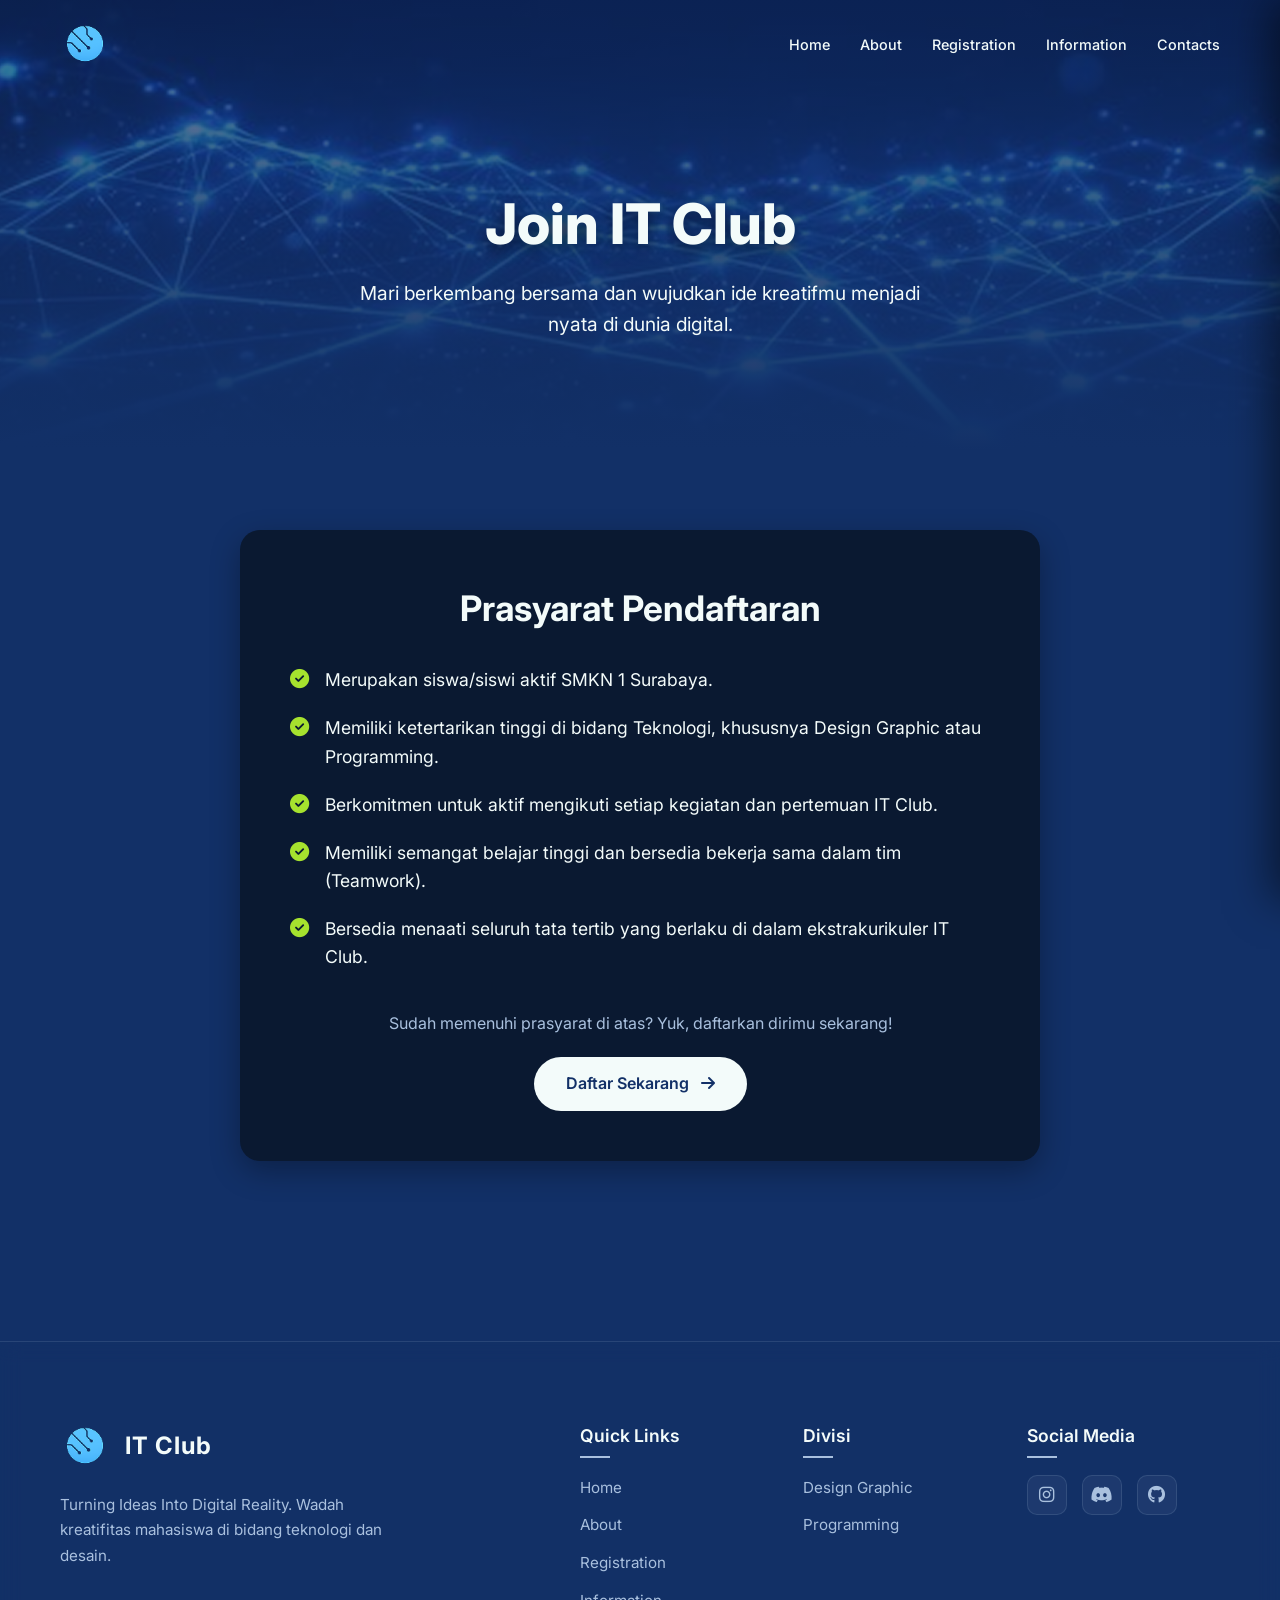
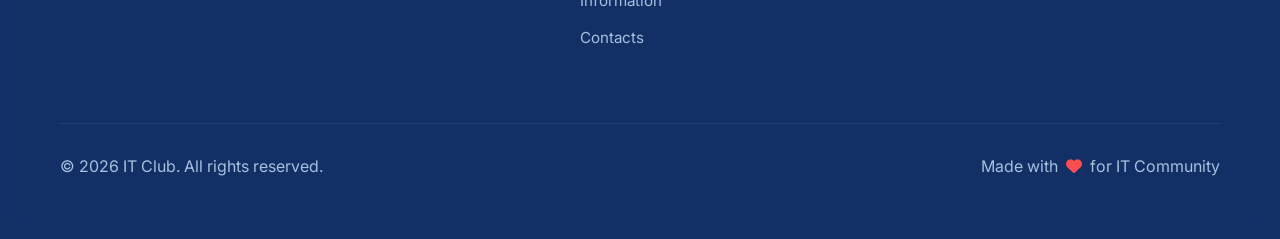
<file: registration.html>
<!DOCTYPE html>
<html lang="en">
<head>
    <meta charset="UTF-8">
    <meta name="viewport" content="width=device-width, initial-scale=1.0">
    <title>Registration - IT Club</title>
    <meta name="description" content="Prasyarat pendaftaran dan bergabung dengan IT Club">
    <link rel="icon" type="image/png" href="src/img/logo-clubit.png">
    <link rel="stylesheet" href="style.css">
    <link href="https://fonts.googleapis.com/css2?family=Inter:wght@400;500;600;700;800&display=swap" rel="stylesheet">
    <link rel="stylesheet" href="https://cdnjs.cloudflare.com/ajax/libs/font-awesome/6.4.0/css/all.min.css">
    <style>
        .registration-hero {
            height: 50vh;
            background-image: linear-gradient(to bottom, rgba(18, 48, 103, 0.6) 0%, var(--bg-dark) 100%), url('src/img/background-hero.png');
            background-size: cover;
            background-position: center;
            display: flex;
            align-items: center;
            justify-content: center;
            text-align: center;
            padding-top: 80px;
        }

        .registration-hero h1 {
            font-size: 3.5rem;
            font-weight: 800;
            color: var(--text-main);
            text-shadow: 0 5px 15px rgba(0,0,0,0.5);
            line-height: 1.2;
            margin-bottom: 20px;
        }

        .registration-hero p {
            font-size: 1.2rem;
            color: var(--text-main);
            max-width: 600px;
            margin: 0 auto;
        }

        .registration-section {
            padding: 80px 0;
            background-color: var(--bg-dark);
        }

        .prerequisite-card {
            background-color: #0A1931;
            padding: 50px;
            border-radius: 20px;
            box-shadow: 0 10px 30px rgba(0,0,0,0.3);
            max-width: 800px;
            margin: 0 auto;
        }

        .prerequisite-card h2 {
            font-size: 2.2rem;
            margin-bottom: 30px;
            text-align: center;
            color: var(--text-main);
        }

        .prerequisite-list {
            list-style: none;
            padding: 0;
            margin-bottom: 40px;
        }

        .prerequisite-list li {
            font-size: 1.1rem;
            margin-bottom: 20px;
            position: relative;
            padding-left: 35px;
            color: var(--text-main);
            line-height: 1.6;
        }

        .prerequisite-list li i {
            position: absolute;
            left: 0;
            top: 4px;
            color: #A6E22E; /* Green color for checkmarks */
            font-size: 1.2rem;
        }

        .registration-cta {
            text-align: center;
            margin-top: 40px;
        }

        @media (max-width: 768px) {
            .registration-hero h1 {
                font-size: 2.5rem;
            }
            .prerequisite-card {
                padding: 30px;
            }
        }
    </style>
</head>
<body>

    <!-- Header -->
    <header class="navbar">
        <div class="container nav-container">
            <a href="index.html" class="logo">
                <img src="src/img/logo-clubit.png" alt="Logo" class="logo-img" loading="lazy">
            </a>
            <nav class="nav-links">
                <a href="index.html">Home</a>
                <a href="about.html">About</a>
                <a href="registration.html">Registration</a>
                <a href="information.html">Information</a>
                <a href="contact.html">Contacts</a>
            </nav>
            <button class="hamburger" id="hamburger-btn" aria-label="Open menu" aria-expanded="false">
                <span></span>
                <span></span>
                <span></span>
            </button>
        </div>
    </header>

    <!-- Sidebar Overlay -->
    <div class="sidebar-overlay" id="sidebar-overlay"></div>

    <!-- Mobile Sidebar -->
    <aside class="sidebar" id="sidebar" aria-hidden="true">
        <div class="sidebar-header">
            <a href="index.html" class="logo">
                <img src="src/img/logo-clubit.png" alt="Logo" class="logo-img" loading="lazy">
            </a>
            <button class="sidebar-close" id="sidebar-close" aria-label="Close menu">
                <i class="fa-solid fa-xmark"></i>
            </button>
        </div>
        <nav class="sidebar-links">
            <a href="index.html" class="sidebar-link"><i class="fa-solid fa-house"></i> Home</a>
            <a href="about.html" class="sidebar-link"><i class="fa-solid fa-circle-info"></i> About</a>
            <a href="registration.html" class="sidebar-link"><i class="fa-solid fa-file-pen"></i> Registration</a>
            <a href="information.html" class="sidebar-link"><i class="fa-solid fa-newspaper"></i> Information</a>
            <a href="contact.html" class="sidebar-link"><i class="fa-solid fa-envelope"></i> Contacts</a>
        </nav>
    </aside>

    <!-- Hero Section -->
    <section class="registration-hero">
        <div class="container">
            <h1>Join IT Club</h1>
            <p>Mari berkembang bersama dan wujudkan ide kreatifmu menjadi nyata di dunia digital.</p>
        </div>
    </section>

    <!-- Prasyarat Section -->
    <section class="registration-section">
        <div class="container">
            <div class="prerequisite-card">
                <h2>Prasyarat Pendaftaran</h2>
                <ul class="prerequisite-list">
                    <li><i class="fa-solid fa-check-circle"></i> Merupakan siswa/siswi aktif SMKN 1 Surabaya.</li>
                    <li><i class="fa-solid fa-check-circle"></i> Memiliki ketertarikan tinggi di bidang Teknologi, khususnya Design Graphic atau Programming.</li>
                    <li><i class="fa-solid fa-check-circle"></i> Berkomitmen untuk aktif mengikuti setiap kegiatan dan pertemuan IT Club.</li>
                    <li><i class="fa-solid fa-check-circle"></i> Memiliki semangat belajar tinggi dan bersedia bekerja sama dalam tim (Teamwork).</li>
                    <li><i class="fa-solid fa-check-circle"></i> Bersedia menaati seluruh tata tertib yang berlaku di dalam ekstrakurikuler IT Club.</li>
                </ul>
                <div class="registration-cta">
                    <p style="color: var(--text-muted); margin-bottom: 20px;">Sudah memenuhi prasyarat di atas? Yuk, daftarkan dirimu sekarang!</p>
                    <a href="https://docs.google.com/forms/d/e/1FAIpQLScBDQGjtbC9ioLGi61x6UDZnkyY80_0qL8xEr8xnenTZKzczA/formResponse" class="btn btn-primary" target="_blank">Daftar Sekarang <i class="fa-solid fa-arrow-right" style="margin-left: 8px;"></i></a>
                </div>
            </div>
        </div>
    </section>

    <!-- Footer -->
    <footer class="footer">
        <div class="container footer-container">
            <div class="footer-top">
                <div class="footer-brand">
                    <a href="index.html" class="logo">
                        <img src="src/img/logo-clubit.png" alt="Logo" class="logo-img" loading="lazy">
                        <span class="site-name">IT Club</span>
                    </a>
                    <p class="brand-description">Turning Ideas Into Digital Reality. Wadah kreatifitas mahasiswa di bidang teknologi dan desain.</p>
                </div>
                
                <div class="footer-links">
                    <div class="footer-col">
                        <h4>Quick Links</h4>
                        <ul>
                            <li><a href="index.html">Home</a></li>
                            <li><a href="about.html">About</a></li>
                            <li><a href="registration.html">Registration</a></li>
                            <li><a href="information.html">Information</a></li>
                            <li><a href="contact.html">Contacts</a></li>
                        </ul>
                    </div>
                    
                    <div class="footer-col">
                        <h4>Divisi</h4>
                        <ul>
                            <li><a href="#">Design Graphic</a></li>
                            <li><a href="#">Programming</a></li>
                        </ul>
                    </div>
                    
                    <div class="footer-col">
                        <h4>Social Media</h4>
                        <div class="social-icons">
                            <a href="https://www.instagram.com/itclubsmkn1sby/" aria-label="Instagram"><i class="fa-brands fa-instagram"></i></a>
                            <a href="https://discord.gg/putbDTmTt2" aria-label="Discord"><i class="fa-brands fa-discord"></i></a>
                            <a href="https://github.com/ITCLUB-SMEAS" aria-label="GitHub"><i class="fa-brands fa-github"></i></a>
                        </div>
                    </div>
                </div>
            </div>
            
            <div class="footer-bottom">
                <p>&copy; 2026 IT Club. All rights reserved.</p>
                <p class="footer-credit">Made with <i class="fa-solid fa-heart"></i> for IT Community</p>
            </div>
        </div>
    </footer>

    <!-- Sidebar Script -->
    <script>
        const hamburgerBtn = document.getElementById('hamburger-btn');
        const sidebarClose = document.getElementById('sidebar-close');
        const sidebar = document.getElementById('sidebar');
        const overlay = document.getElementById('sidebar-overlay');

        function openSidebar() {
            sidebar.classList.add('is-open');
            overlay.classList.add('is-active');
            hamburgerBtn.setAttribute('aria-expanded', 'true');
            sidebar.setAttribute('aria-hidden', 'false');
            document.body.style.overflow = 'hidden';
        }

        function closeSidebar() {
            sidebar.classList.remove('is-open');
            overlay.classList.remove('is-active');
            hamburgerBtn.setAttribute('aria-expanded', 'false');
            sidebar.setAttribute('aria-hidden', 'true');
            document.body.style.overflow = '';
        }

        hamburgerBtn.addEventListener('click', openSidebar);
        sidebarClose.addEventListener('click', closeSidebar);
        overlay.addEventListener('click', closeSidebar);

        document.querySelectorAll('.sidebar-link').forEach(link => {
            link.addEventListener('click', closeSidebar);
        });
    </script>
</body>
</html>
</file>
<file: style.css>
/* === Base Styles & Variables === */
:root {
    --primary-color: #A9C0DE;
    --primary-hover: #123067;
    --text-main: #F3FBFA;
    --text-muted: #A9C0DE;
    --bg-dark: #123067;
    --bg-card: #1C1C1E;
    --container-width: 1200px;
}

@property --angle {
    syntax: '<angle>';
    initial-value: 0deg;
    inherits: false;
}

* {
    margin: 0;
    padding: 0;
    box-sizing: border-box;
}

html {
    scroll-behavior: smooth;
}

body {
    font-family: 'Inter', sans-serif;
    background-color: var(--bg-dark);
    color: var(--text-main);
    line-height: 1.6;
    overflow-x: hidden;
}

.container {
    max-width: var(--container-width);
    margin: 0 auto;
    padding: 0 20px;
}

img {
    max-width: 100%;
    display: block;
}

a {
    text-decoration: none;
    color: inherit;
}

/* === Typography === */
h1 {
    font-size: 3.5rem;
    font-weight: 800;
    line-height: 1.2;
    margin-bottom: 20px;
}

h2 {
    font-size: 2.5rem;
    font-weight: 700;
    margin-bottom: 20px;
}

h3 {
    font-size: 1.5rem;
    font-weight: 600;
    margin-bottom: 15px;
}

p {
    font-size: 1rem;
    color: var(--text-muted);
    margin-bottom: 20px;
}

/* === Buttons === */
.btn {
    display: inline-block;
    padding: 12px 30px;
    border-radius: 30px;
    font-weight: 600;
    transition: all 0.3s ease;
    cursor: pointer;
}

.btn-primary {
    background-color: var(--text-main);
    color: var(--bg-dark);
    position: relative;
    z-index: 1;
    border: 2px solid transparent;
    transition: all 0.3s ease;
}

.btn-primary:hover {
    background-color: transparent;
    color: var(--text-main);
    transform: translateY(-5px);
    background-image: linear-gradient(transparent, transparent), 
                      conic-gradient(from var(--angle), transparent, var(--primary-color), transparent 30%);
    background-origin: border-box;
    background-clip: padding-box, border-box;
    animation: rotate-angle 2s linear infinite;
    box-shadow: 0 0 20px rgba(169, 192, 222, 0.4);
}

.btn-icon {
    display: inline-flex;
    align-items: center;
    justify-content: center;
    width: 40px;
    height: 40px;
    background-color: var(--text-main);
    color: var(--bg-dark);
    border-radius: 50%;
    transition: all 0.3s ease;
}

.btn-icon:hover {
    background-color: var(--primary-hover);
    color: var(--text-main);
    transform: translateX(5px);
}

/* === Header / Navbar === */
.navbar {
    padding: 20px 0;
    position: absolute;
    width: 100%;
    top: 0;
    z-index: 100;
    background: transparent;
}

.nav-container {
    display: flex;
    justify-content: space-between;
    align-items: center;
}

.logo-img {
    border-radius: 50%;
    width: 50px;
    height: 50px;
    object-fit: cover;
}

.nav-links {
    display: flex;
    gap: 30px;
}

.nav-links a {
    font-size: 0.9rem;
    font-weight: 500;
    transition: color 0.3s ease;
    position: relative;
    padding: 5px 0;
}

.nav-links a::after {
    content: '';
    position: absolute;
    width: 0;
    height: 2px;
    bottom: 0;
    left: 0;
    background-color: var(--primary-color);
    transition: width 0.3s ease;
}

.nav-links a:hover {
    color: var(--primary-color);
}

.nav-links a:hover::after {
    width: 100%;
}

/* === Hero Section === */
.hero {
    padding: 150px 0 100px;
    background-image: linear-gradient(to bottom, rgba(18, 48, 103, 0) 60%, rgba(18, 48, 103, 1) 100%), url('src/img/background-hero.png');
    background-size: cover;
    background-position: center top;
    background-repeat: no-repeat;
    min-height: 80vh;
    display: flex;
    align-items: center;
}

.hero-container {
    display: flex;
    justify-content: space-between;
    align-items: center;
    gap: 50px;
}

.hero-content {
    flex: 1;
    max-width: 600px;
}

.hero-image {
    flex: 1;
    display: flex;
    justify-content: flex-end;
}

.bot-img {
    width: 100%;
    max-width: 450px;
    animation: float 6s ease-in-out infinite;
}

@keyframes float {
    0% {
        transform: translateY(0px);
    }

    50% {
        transform: translateY(-20px);
    }

    100% {
        transform: translateY(0px);
    }
}

@keyframes rotate-angle {
    to {
        --angle: 360deg;
    }
}

/* === Gallery Section === */
.gallery {
    padding: 80px 0 40px;
}

.gallery-container {
    display: grid;
    grid-template-columns: repeat(3, 1fr);
    gap: 20px;
    margin-bottom: 60px;
}

.gallery-item img {
    width: 100%;
    border-radius: 15px;
    object-fit: cover;
    height: 200px;
    transition: transform 0.3s ease;
    box-shadow: 0 10px 30px rgba(0, 0, 0, 0.3);
}

.gallery-item img:hover {
    transform: scale(1.05);
}

.statement-container {
    text-align: center;
    max-width: 800px;
}

.statement-text {
    font-size: 1.2rem;
    font-weight: 500;
    color: var(--text-main);
}

/* === Features Section === */
.features {
    padding: 60px 0;
}

.features-container {
    display: flex;
    gap: 80px;
    justify-content: space-between;
}

.feature-card {
    background-color: var(--bg-card);
    border-radius: 15px;
    overflow: hidden;
    width: 48%;
    display: flex;
    flex-direction: column;
    box-shadow: 0 15px 40px rgba(0, 0, 0, 0.2);
    transition: transform 0.3s ease;
}

.feature-card:hover {
    transform: translateY(-10px);
}

.feature-img img {
    width: 100%;
    height: 250px;
    object-fit: cover;
}

.feature-content {
    padding: 30px;
    position: relative;
    flex-grow: 1;
}

.feature-content .btn-icon {
    position: absolute;
    bottom: 20px;
    right: 20px;
}

/* === Discover Section === */
.discover {
    padding: 150px 0 100px;
    width: 100%;
    overflow-x: hidden;
}

.discover-container {
    background-color: var(--bg-card);
    width: 60%;
    height: 450px;
    position: relative;
}

.discover-container.left-box {
    margin-right: auto;
    padding: 40px 60px 60px max(20px, calc((100vw - var(--container-width)) / 2 + 20px));
    border-top-right-radius: 40px;
    border-bottom-right-radius: 40px;
}

.discover-container.right-box {
    margin-left: auto;
    padding: 40px max(20px, calc((100vw - var(--container-width)) / 2 + 20px)) 60px 60px;
    border-top-left-radius: 40px;
    border-bottom-left-radius: 40px;
}

.discover-content {
    position: relative;
}

.discover-img {
    margin-top: -200px;
    height: 610px;
    object-fit: contain;
    margin-bottom: -245px; /* Negative margin to pull text over the image */
    display: block;
    position: relative;
    z-index: 1;
}

.discover-content.text-left {
    text-align: left;
}

.discover-content.text-right {
    text-align: right;
}

.discover-img.img-left {
    margin-left: 10%;
}

.discover-img.img-right {
    margin-left: auto;
    margin-right: 10%;
    margin-top: -246px;
    height: 656px;
    margin-bottom: -285px;
}

.discover-content h2 {
    font-size: 3rem;
    margin-bottom: 20px;
    color: var(--text-main);
    position: relative;
    z-index: 2;
}

.discover-content p {
    font-size: 1.1rem;
    max-width: 80%;
    color: var(--text-main);
    position: relative;
    z-index: 2;
}

.discover-content.text-left p {
    margin-left: 0;
}

.discover-content.text-right p {
    margin-left: auto;
    margin-right: 0;
    text-align: right;
}

.mt-large {
    margin-top: 180px;
}

/* === Footer === */
.footer {
    padding: 80px 0 40px;
    background-color: rgba(18, 48, 103, 0.5);
    border-top: 1px solid rgba(169, 192, 222, 0.15);
    margin-top: 100px;
    backdrop-filter: blur(10px);
}

.footer-container {
    display: flex;
    flex-direction: column;
    gap: 60px;
}

.footer-top {
    display: grid;
    grid-template-columns: 1.5fr 2fr;
    gap: 40px;
}

.footer-brand {
    max-width: 350px;
}

.footer-brand .logo {
    display: flex;
    align-items: center;
    gap: 15px;
    margin-bottom: 20px;
}

.footer-brand .site-name {
    font-size: 1.5rem;
    font-weight: 700;
    color: var(--text-main);
    letter-spacing: 1px;
}

.brand-description {
    font-size: 0.95rem;
    line-height: 1.7;
    color: var(--text-muted);
}

.footer-links {
    display: grid;
    grid-template-columns: repeat(3, 1fr);
    gap: 30px;
}

.footer-col h4 {
    font-size: 1.1rem;
    font-weight: 600;
    margin-bottom: 25px;
    color: var(--text-main);
    position: relative;
}

.footer-col h4::after {
    content: '';
    position: absolute;
    bottom: -8px;
    left: 0;
    width: 30px;
    height: 2px;
    background-color: var(--primary-color);
}

.footer-col ul {
    list-style: none;
}

.footer-col ul li {
    margin-bottom: 12px;
}

.footer-col ul li a {
    font-size: 0.95rem;
    color: var(--text-muted);
    transition: all 0.3s ease;
}

.footer-col ul li a:hover {
    color: var(--primary-color);
    padding-left: 5px;
}

.social-icons {
    display: flex;
    gap: 15px;
}

.social-icons a {
    display: flex;
    align-items: center;
    justify-content: center;
    width: 40px;
    height: 40px;
    background: rgba(255, 255, 255, 0.05);
    border: 1px solid rgba(169, 192, 222, 0.15);
    border-radius: 10px;
    color: var(--primary-color);
    font-size: 1.1rem;
    transition: all 0.3s ease;
}

.social-icons a:hover {
    background: var(--primary-color);
    color: var(--bg-dark);
    transform: translateY(-5px);
    box-shadow: 0 5px 15px rgba(169, 192, 222, 0.3);
}

.footer-bottom {
    padding-top: 30px;
    border-top: 1px solid rgba(169, 192, 222, 0.1);
    display: flex;
    justify-content: space-between;
    align-items: center;
    font-size: 0.9rem;
    color: var(--text-muted);
}

.footer-credit i {
    color: #ff4d4d;
    margin: 0 4px;
}

@media (max-width: 992px) {
    .footer-top {
        grid-template-columns: 1fr;
        gap: 50px;
        text-align: center;
    }

    .footer-brand {
        max-width: 100%;
        margin: 0 auto;
    }

    .footer-brand .logo {
        justify-content: center;
    }

    .footer-links {
        grid-template-columns: repeat(2, 1fr);
        gap: 40px;
    }

    .footer-col h4::after {
        left: 50%;
        transform: translateX(-50%);
    }

    .social-icons {
        justify-content: center;
    }

    .footer-bottom {
        flex-direction: column;
        gap: 15px;
        text-align: center;
    }
}

@media (max-width: 576px) {
    .footer-links {
        grid-template-columns: 1fr;
    }
}

/* === Hamburger Button === */
.hamburger {
    display: none;
    flex-direction: column;
    justify-content: center;
    align-items: center;
    gap: 5px;
    width: 42px;
    height: 42px;
    background: rgba(255, 255, 255, 0.08);
    border: 1px solid rgba(255, 255, 255, 0.15);
    border-radius: 10px;
    cursor: pointer;
    transition: background 0.3s ease, transform 0.2s ease;
    padding: 0;
}

.hamburger:hover {
    background: rgba(169, 192, 222, 0.18);
    transform: scale(1.05);
}

.hamburger span {
    display: block;
    width: 22px;
    height: 2px;
    background-color: var(--text-main);
    border-radius: 4px;
    transition: all 0.35s cubic-bezier(0.4, 0, 0.2, 1);
    transform-origin: center;
}

/* Hamburger → X animation when sidebar is open */
.hamburger[aria-expanded="true"] span:nth-child(1) {
    transform: translateY(7px) rotate(45deg);
}

.hamburger[aria-expanded="true"] span:nth-child(2) {
    opacity: 0;
    transform: scaleX(0);
}

.hamburger[aria-expanded="true"] span:nth-child(3) {
    transform: translateY(-7px) rotate(-45deg);
}

/* === Sidebar Overlay === */
.sidebar-overlay {
    position: fixed;
    inset: 0;
    background: rgba(0, 0, 0, 0.55);
    backdrop-filter: blur(3px);
    -webkit-backdrop-filter: blur(3px);
    z-index: 200;
    opacity: 0;
    pointer-events: none;
    transition: opacity 0.35s ease;
}

.sidebar-overlay.is-active {
    opacity: 1;
    pointer-events: all;
}

/* === Mobile Sidebar === */
.sidebar {
    position: fixed;
    top: 0;
    right: 0;
    width: min(300px, 85vw);
    height: 100dvh;
    background: linear-gradient(160deg, #0f2557 0%, #1a3a7a 100%);
    border-left: 1px solid rgba(169, 192, 222, 0.15);
    box-shadow: -10px 0 40px rgba(0, 0, 0, 0.5);
    z-index: 300;
    display: flex;
    flex-direction: column;
    transform: translateX(100%);
    transition: transform 0.4s cubic-bezier(0.4, 0, 0.2, 1);
    overflow-y: auto;
}

.sidebar.is-open {
    transform: translateX(0);
}

.sidebar-header {
    display: flex;
    justify-content: space-between;
    align-items: center;
    padding: 24px 24px 20px;
    border-bottom: 1px solid rgba(169, 192, 222, 0.12);
}

.sidebar-close {
    display: flex;
    align-items: center;
    justify-content: center;
    width: 38px;
    height: 38px;
    background: rgba(255, 255, 255, 0.08);
    border: 1px solid rgba(255, 255, 255, 0.12);
    border-radius: 8px;
    color: var(--text-main);
    font-size: 1.1rem;
    cursor: pointer;
    transition: background 0.2s ease, transform 0.2s ease;
}

.sidebar-close:hover {
    background: rgba(169, 192, 222, 0.2);
    transform: rotate(90deg);
}

.sidebar-links {
    display: flex;
    flex-direction: column;
    padding: 20px 16px;
    gap: 6px;
}

.sidebar-link {
    display: flex;
    align-items: center;
    gap: 14px;
    padding: 14px 18px;
    border-radius: 12px;
    font-size: 1rem;
    font-weight: 500;
    color: var(--text-main);
    transition: background 0.25s ease, transform 0.2s ease, color 0.2s ease;
    position: relative;
    overflow: hidden;
}

.sidebar-link i {
    font-size: 0.95rem;
    width: 20px;
    text-align: center;
    color: var(--primary-color);
    transition: color 0.2s ease;
}

.sidebar-link::before {
    content: '';
    position: absolute;
    inset: 0;
    background: linear-gradient(90deg, rgba(169, 192, 222, 0.12), transparent);
    border-radius: 12px;
    opacity: 0;
    transition: opacity 0.25s ease;
}

.sidebar-link:hover::before {
    opacity: 1;
}

.sidebar-link:hover {
    transform: translateX(6px);
    color: var(--primary-color);
}

.sidebar-link:hover i {
    color: var(--text-main);
}

/* === Responsive Design === */
@media (max-width: 992px) {
    h1 {
        font-size: 2.8rem;
    }

    h2 {
        font-size: 2rem;
    }

    .hero-container {
        flex-direction: column;
        text-align: center;
    }

    .hero-image {
        justify-content: center;
        margin-top: 40px;
    }

    .gallery-container {
        grid-template-columns: 1fr;
    }

    .features-container {
        flex-direction: column;
    }

    .feature-card {
        width: 100%;
    }

    /* --- Discover / Divisi mobile card layout --- */
    .discover-container {
        width: 90%;
        height: 320px !important;
        padding: 0 !important;
        margin: 0 auto 25px !important;
        border-radius: 24px !important;
        overflow: hidden;
        position: relative;
    }

    /* Dark gradient overlay so text stays readable */
    .discover-container::after {
        content: '';
        position: absolute;
        inset: 0;
        background: linear-gradient(
            to bottom,
            rgba(18, 48, 103, 0.25) 0%,
            rgba(18, 48, 103, 0.75) 60%,
            rgba(18, 48, 103, 0.92) 100%
        );
        border-radius: inherit;
        z-index: 1;
        pointer-events: none;
    }

    /* Image fills full card as background */
    .discover-img {
        position: absolute !important;
        inset: 0 !important;
        width: 100% !important;
        height: 100% !important;
        object-fit: cover !important;
        object-position: top center;
        margin: 0 !important;
        z-index: 0;
    }

    /* Text content floats above image + overlay */
    .discover-content {
        position: absolute !important;
        inset: 0;
        z-index: 2;
        display: flex;
        flex-direction: column;
        justify-content: flex-end;
        padding: 28px 24px;
    }

    .discover-content.text-left,
    .discover-content.text-right {
        text-align: left;
    }

    .discover-content h2 {
        font-size: 1.6rem;
        margin-bottom: 10px;
    }

    .discover-content p {
        max-width: 100%;
        margin-left: 0 !important;
        margin-right: 0 !important;
        text-align: left !important;
        font-size: 0.9rem;
        margin-bottom: 0;
    }

    .mt-large {
        margin-top: 20px;
    }

    .nav-links {
        display: none;
    }

    /* Show hamburger on mobile */
    .hamburger {
        display: flex;
    }

    /* Simplified for mobile */
}

/* === Information Page Styles === */
.info-page {
    background-color: var(--bg-dark);
}

.info-hero {
    height: 50vh;
    background-image: linear-gradient(to bottom, rgba(18, 48, 103, 0.4) 0%, rgba(18, 48, 103, 1) 100%), url('src/img/background-code.png');
    background-size: cover;
    background-position: center;
    display: flex;
    align-items: center;
    justify-content: center;
    text-align: center;
    padding-top: 100px;
    margin-bottom: 50px;
}

.hero-text-overlay h1 {
    font-size: 3.5rem;
    font-weight: 800;
    color: var(--text-main);
    text-shadow: 0 5px 15px rgba(0,0,0,0.5);
    line-height: 1.2;
}

.info-section {
    padding: 60px 0;
}

.info-section.mt-50 {
    margin-top: 50px;
}

.info-layout {
    display: flex;
    justify-content: space-between;
    align-items: center;
    margin-bottom: 60px;
    gap: 40px;
}

.info-box-wrapper {
    position: relative;
    width: 55%;
}

.info-box {
    background-color: #0c1a3b;
    padding: 50px;
    border-radius: 20px;
    box-shadow: 0 15px 40px rgba(0, 0, 0, 0.3);
}

.info-box h2 {
    font-size: 2.2rem;
    color: var(--text-main);
    margin-bottom: 20px;
}

.info-box p {
    font-size: 0.95rem;
    line-height: 1.8;
    color: #cbd5e1;
    margin-bottom: 15px;
}

@keyframes float-animation {
    0% { transform: translateY(0px); }
    50% { transform: translateY(-20px); }
    100% { transform: translateY(0px); }
}

.floating-img-top-left {
    position: absolute;
    top: -100px;
    left: -30px;
    width: 275px;
    border-radius: 10px;
    box-shadow: 0 10px 30px rgba(0,0,0,0.5);
    z-index: 10;
    animation: float-animation 4s ease-in-out infinite;
}

.floating-img-top-right {
    position: absolute;
    top: -100px;
    right: -30px;
    width: 250px;
    border-radius: 10px;
    box-shadow: 0 10px 30px rgba(0,0,0,0.5);
    z-index: 10;
    animation: float-animation 5s ease-in-out infinite;
}

.info-icons {
    width: 40%;
    position: relative;
    height: 350px;
}

.info-icons img {
    position: absolute;
    border-radius: 15px;
    box-shadow: 0 10px 25px rgba(0,0,0,0.4);
    transition: transform 0.3s ease;
}

.info-icons img:hover {
    transform: translateY(-10px);
}

/* Desain Grafik Icons Layout */
.icon-ai { width: 160px; top: 25px; left: 0px; border-radius: 25px; }
.icon-ae { width: 110px; top: 0px; right: 75px; border-radius: 15px; }
.icon-pr { width: 110px; top: 180px; right: 170px; border-radius: 20px; }
.icon-ps { width: 100px; bottom: -55px; right: 250px; border-radius: 20px; }
.icon-figma { width: 140px; bottom: -70px; left: -100px; border-radius: 20px; }

/* Programming Icons Layout */
.icon-css { width: 130px; top: -50px; right: 75px; border-radius: 0; box-shadow: none; }
.icon-python { width: 110px; top: 130px; left: 80px; border-radius: 50%; box-shadow: none; }
.icon-cpp { width: 90px; bottom: -45px; right: 80px; border-radius: 0; box-shadow: none; }

.info-gallery {
    display: grid;
    grid-template-columns: repeat(3, 1fr);
    gap: 20px;
}

.gallery-img {
    width: 100%;
    height: 200px;
    object-fit: cover;
    border-radius: 15px;
    transition: transform 0.3s ease;
    box-shadow: 0 10px 25px rgba(0,0,0,0.3);
}

.gallery-img:hover {
    transform: scale(1.03);
}

/* Code Snippet Box */
.code-snippet-box {
    background-color: #1E1E1E;
    padding: 12px 18px;
    border-radius: 8px;
    margin-top: 20px;
    display: inline-block;
    border: 1px solid rgba(255,255,255,0.1);
}

.mac-dots {
    display: flex;
    gap: 6px;
    margin-bottom: 10px;
}

.dot {
    width: 10px;
    height: 10px;
    border-radius: 50%;
}

.dot.red { background-color: #FF5F56; }
.dot.yellow { background-color: #FFBD2E; }
.dot.green { background-color: #27C93F; }

.code-snippet-box code {
    color: #A6E22E;
    font-family: 'Courier New', Courier, monospace;
    font-size: 0.9rem;
}

@media (max-width: 992px) {
    .info-layout {
        flex-direction: column;
    }
    
    .reverse-layout {
        flex-direction: column-reverse;
    }

    .info-box-wrapper {
        width: 100%;
        margin-top: 50px;
    }
    
    .floating-img-top-left, .floating-img-top-right {
        width: 160px;
        top: -60px;
        left: 20px;
        right: auto;
    }

    .info-icons {
        width: 100%;
        height: 250px;
        margin-top: 30px;
    }

    .icon-ai { width: 90px; top: 40px; left: 10%; }
    .icon-ae { width: 60px; top: 10px; right: 20%; }
    .icon-pr { width: 70px; top: 100px; right: 10%; }
    .icon-ps { width: 80px; bottom: 20px; right: 30%; }
    .icon-figma { width: 70px; bottom: 40px; left: 20%; }

    .icon-css { width: 70px; top: 40px; right: 20%; }
    .icon-python { width: 90px; top: 80px; left: 15%; }
    .icon-cpp { width: 70px; bottom: 20px; right: 30%; }
    
    .info-gallery {
        grid-template-columns: 1fr;
    }
}

/* === About Page Styles === */
.about-hero {
    position: relative;
    padding: 200px 0 100px;
    background-image: url('src/img/background-about.png');
    background-size: cover;
    background-position: center;
    text-align: center;
}

.about-hero-overlay {
    position: absolute;
    top: 0;
    left: 0;
    width: 100%;
    height: 100%;
    background: linear-gradient(to bottom, rgba(18, 48, 103, 0.7) 0%, var(--bg-dark) 100%);
    z-index: 1;
}

.about-hero-container {
    position: relative;
    z-index: 2;
    display: flex;
    flex-direction: column;
    align-items: center;
}

.about-title {
    font-size: 3.5rem;
    font-weight: 800;
    margin-bottom: 40px;
}

.about-intro-text {
    max-width: 800px;
    font-size: 1.1rem;
    color: var(--text-main);
    line-height: 1.8;
}

.about-intro-text p {
    color: var(--text-main);
    margin-bottom: 20px;
}

.about-what-is {
    padding: 80px 0;
    background-color: var(--bg-dark);
}

.about-what-is-container {
    display: flex;
    justify-content: flex-start;
    align-items: center;
    margin-left: 0;
    padding: 0;
}

.about-what-is-content {
    background-color: #0A1931;
    padding: 50px;
    border-radius: 0 20px 20px 0;
    width: 60%;
    box-shadow: 0 10px 30px rgba(0,0,0,0.3);
}

.about-what-is-img {
    flex: 1;
    display: flex;
    justify-content: center;
    align-items: center;
}

.about-what-is h2 {
    font-size: 2.5rem;
    margin-bottom: 20px;
}

.about-what-is p {
    color: var(--text-main);
    font-size: 1.1rem;
    margin-bottom: 20px;
}

.about-list {
    list-style: none;
    margin-bottom: 30px;
    padding-left: 20px;
}

.about-list li {
    font-size: 1.1rem;
    margin-bottom: 10px;
    position: relative;
}

.about-list li::before {
    content: '- ';
    position: absolute;
    left: -15px;
}

.about-divisi {
    padding: 80px 0;
    background-color: var(--bg-dark);
}

.about-divisi-image {
    position: relative;
    border-radius: 20px;
    overflow: hidden;
}

.about-divisi-image img {
    width: 100%;
    height: 400px;
    object-fit: cover;
    filter: brightness(0.6);
}

.about-divisi-box {
    position: absolute;
    top: 50%;
    left: 50%;
    transform: translate(-50%, -50%);
    background: rgba(15, 15, 15, 0.5);
    padding: 40px;
    border-radius: 15px;
    text-align: center;
    width: 80%;
    max-width: 800px;
    backdrop-filter: blur(5px);
}

.about-divisi-box h3 {
    font-size: 1.8rem;
    margin-bottom: 15px;
}

.about-divisi-box p {
    color: var(--text-main);
    margin-bottom: 10px;
    font-size: 1.1rem;
}

.about-divisi-box .highlight {
    font-weight: 700;
    font-size: 1.2rem;
    margin-bottom: 0 !important;
}

.about-goals {
    padding: 80px 0;
    background-color: var(--bg-dark);
}

.about-goals-container {
    display: flex;
    align-items: center;
    gap: 50px;
    padding-right: 0 !important;
}

.about-goals-img {
    flex: 1;
    display: flex;
    justify-content: center;
}

.floating-robot {
    max-width: 100%;
    width: 400px;
    animation: float 6s ease-in-out infinite;
}

.about-goals-content {
    flex: 1;
    background-color: #0A1931;
    padding: 50px;
    border-radius: 20px 0 0 20px;
    margin-right: 0;
    box-shadow: 0 10px 30px rgba(0,0,0,0.3);
}

.about-goals-content h2 {
    font-size: 2.2rem;
    margin-bottom: 30px;
}

.about-list-right {
    list-style: none;
    padding-left: 20px;
}

.about-list-right li {
    font-size: 1.1rem;
    margin-bottom: 15px;
    position: relative;
}

.about-list-right li::before {
    content: '';
    position: absolute;
    left: -20px;
    top: 8px;
    width: 8px;
    height: 8px;
    background-color: var(--text-main);
    border-radius: 50%;
}

.about-conclusion {
    padding: 60px 0 100px;
    text-align: center;
    background-color: var(--bg-dark);
    position: relative;
    overflow: hidden;
}

.bg-floating-bot {
    position: absolute;
    top: 50%;
    transform: translateY(-50%);
    left: 110vw;
    width: 250px;
    opacity: 0.15;
    z-index: 0;
    animation: moveBackAndForth 15s linear infinite, float-animation-move 15s ease-in-out infinite;
    pointer-events: none;
}

@keyframes moveBackAndForth {
    0% { left: 110vw; transform: translateY(-50%) scaleX(1); }
    49% { left: -260px; transform: translateY(-50%) scaleX(1); }
    50% { left: -260px; transform: translateY(-50%) scaleX(-1); }
    99% { left: 110vw; transform: translateY(-50%) scaleX(-1); }
    100% { left: 110vw; transform: translateY(-50%) scaleX(1); }
}

@keyframes float-animation-move {
    0% { transform: translateY(-50px) scaleX(1); }
    10% { transform: translateY(-80px) scaleX(1); }
    20% { transform: translateY(-50px) scaleX(1); }
    30% { transform: translateY(-80px) scaleX(1); }
    40% { transform: translateY(-50px) scaleX(1); }
    50% { transform: translateY(-80px) scaleX(1); }
    60% { transform: translateY(-50px) scaleX(-1); }
    70% { transform: translateY(-80px) scaleX(-1); }
    80% { transform: translateY(-50px) scaleX(-1); }
    90% { transform: translateY(-80px) scaleX(-1); }
    100% { transform: translateY(-50px) scaleX(1); }
}

.about-conclusion-container {
    position: relative;
    z-index: 1;
}

.about-conclusion-container p {
    color: var(--text-main);
    font-size: 1.1rem;
    max-width: 800px;
    margin: 0 auto 20px;
}

.slogan {
    font-size: 1.8rem;
    margin-top: 40px;
    font-style: italic;
    color: #ffd700;
}

@media (max-width: 768px) {
    .about-goals-container {
        flex-direction: column-reverse;
    }
    .about-what-is-container {
        flex-direction: column;
        gap: 30px;
    }
    .about-what-is-img {
        width: 100%;
        margin-top: 20px;
    }
    .about-what-is-content {
        width: 100%;
        padding: 30px;
    }
    .about-divisi-box {
        width: 90%;
        padding: 20px;
    }
    .about-title {
        font-size: 2.5rem;
    }
}

/* === Contact Page Styles === */
.contact-hero {
    height: 50vh;
    background-image: linear-gradient(to bottom, rgba(18, 48, 103, 0.6) 0%, var(--bg-dark) 100%), url('src/img/background-hero.png');
    background-size: cover;
    background-position: center;
    display: flex;
    align-items: center;
    justify-content: center;
    text-align: center;
    padding-top: 80px;
}

.contact-section {
    padding: 80px 0;
    background-color: var(--bg-dark);
}

.contact-title {
    font-size: 3.5rem;
    font-weight: 800;
    margin-bottom: 0;
    color: var(--text-main);
    text-shadow: 0 5px 15px rgba(0,0,0,0.5);
}

.contact-cards {
    display: flex;
    justify-content: center;
    gap: 40px;
    flex-wrap: wrap;
    max-width: 900px;
    margin: 0 auto;
}

.contact-card {
    background-color: var(--bg-card);
    border-radius: 15px;
    padding: 40px;
    width: 100%;
    max-width: 400px;
    box-shadow: 0 15px 40px rgba(0, 0, 0, 0.2);
    transition: transform 0.3s ease, box-shadow 0.3s ease;
    text-align: left;
}

.contact-card:hover {
    transform: translateY(-10px);
    box-shadow: 0 20px 50px rgba(0, 0, 0, 0.4);
}

.contact-icon {
    font-size: 3rem;
    color: var(--primary-color);
    margin-bottom: 25px;
    display: inline-block;
}

.contact-card h3 {
    font-size: 1.8rem;
    margin-bottom: 25px;
    color: var(--text-main);
}

.contact-item {
    margin-bottom: 20px;
}

.contact-item:last-child {
    margin-bottom: 0;
}

.contact-name {
    font-size: 1.1rem;
    font-weight: 600;
    color: var(--text-main);
    display: flex;
    align-items: center;
    gap: 10px;
    margin-bottom: 5px;
}

.contact-link {
    font-size: 1.1rem;
    color: var(--primary-color);
    display: flex;
    align-items: center;
    gap: 10px;
    transition: color 0.3s ease;
    padding-left: 28px; /* Align with text */
}

.contact-link:hover {
    color: var(--text-main);
}

@media (max-width: 768px) {
    .contact-title {
        font-size: 2.5rem;
    }
}
</file>
